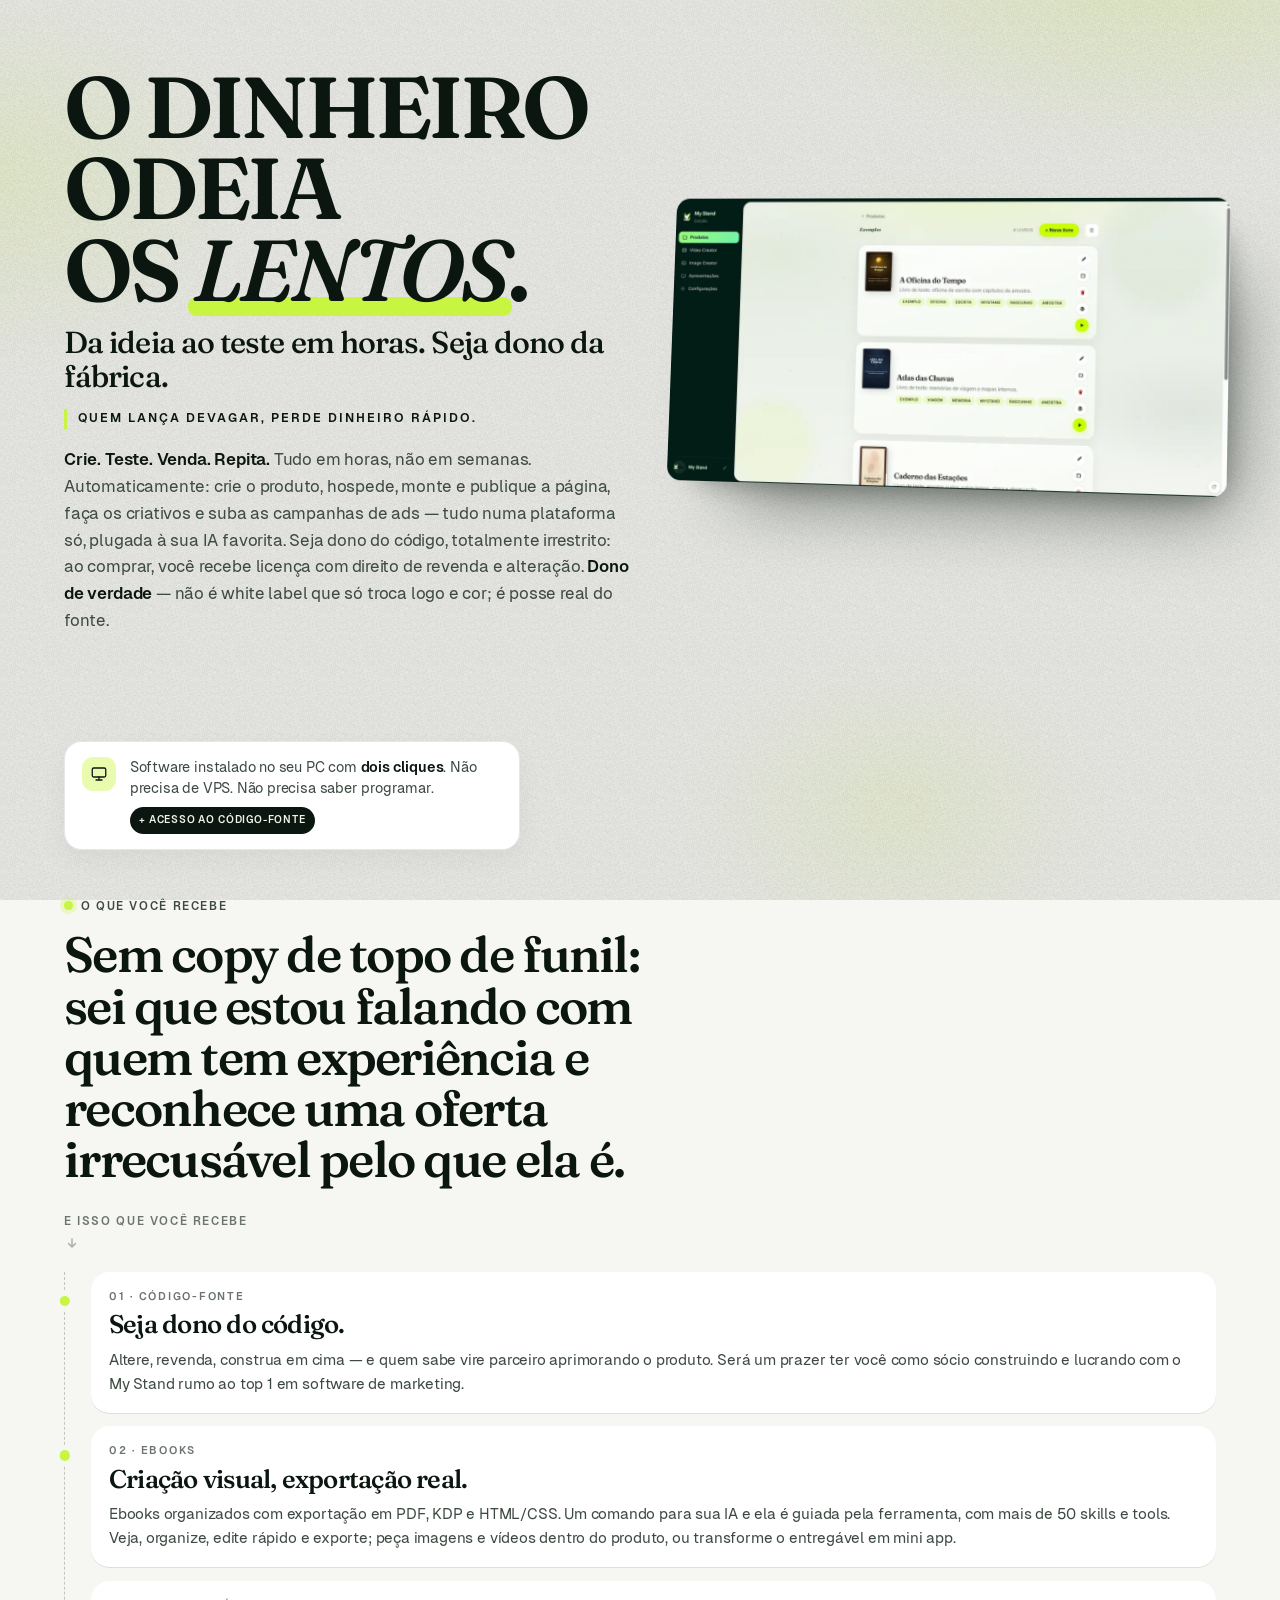
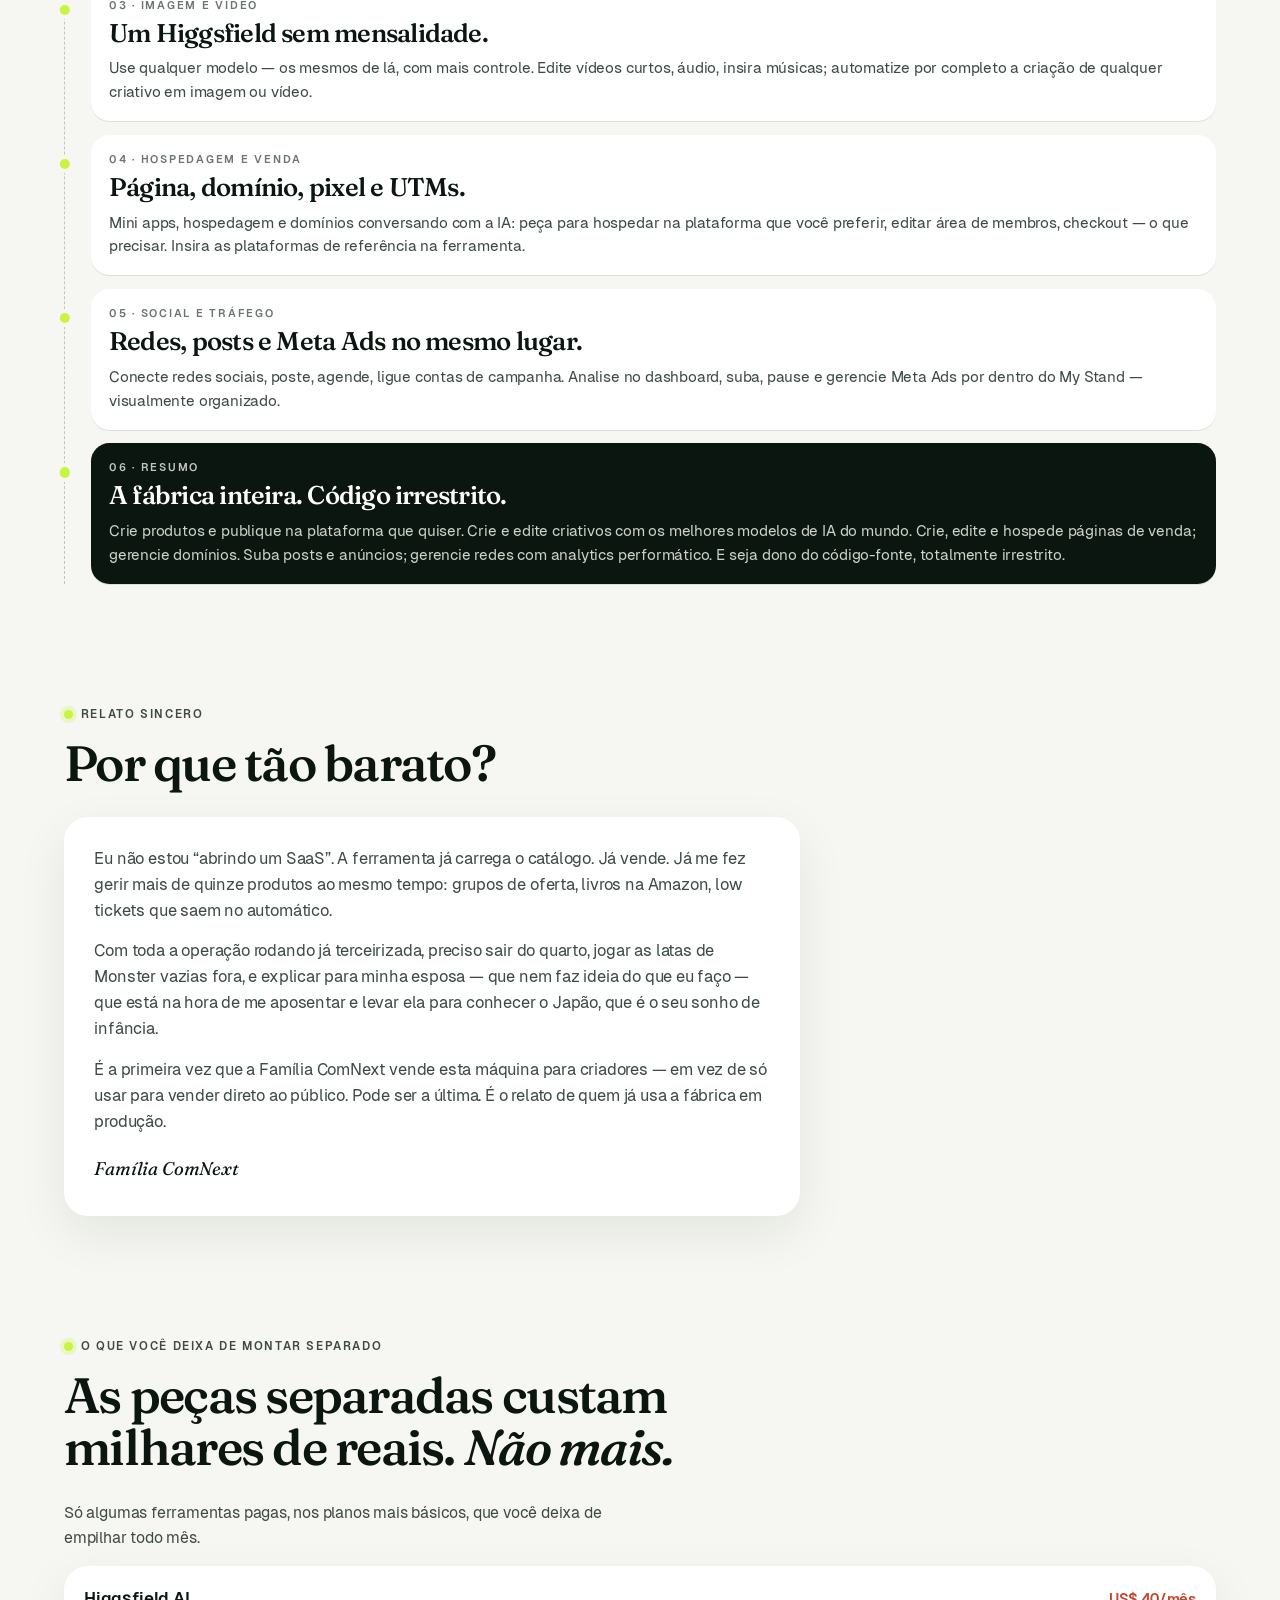
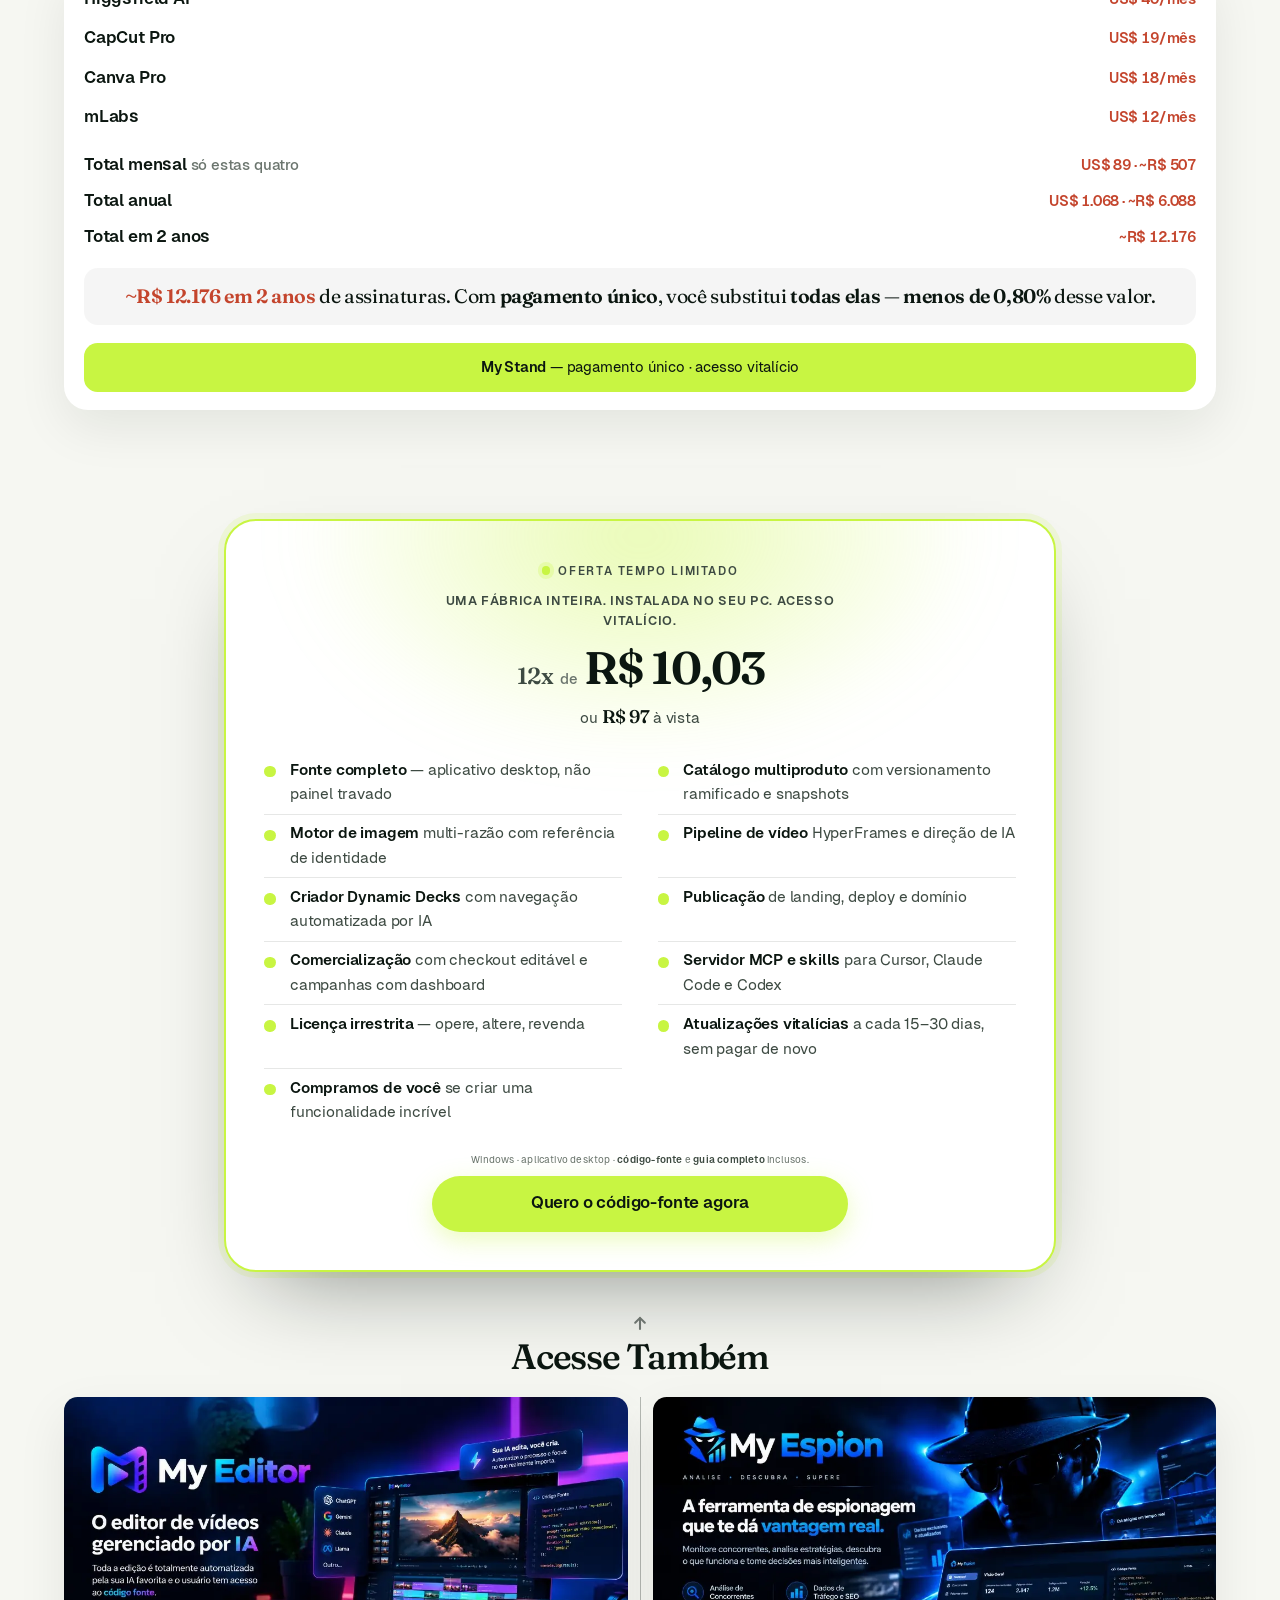
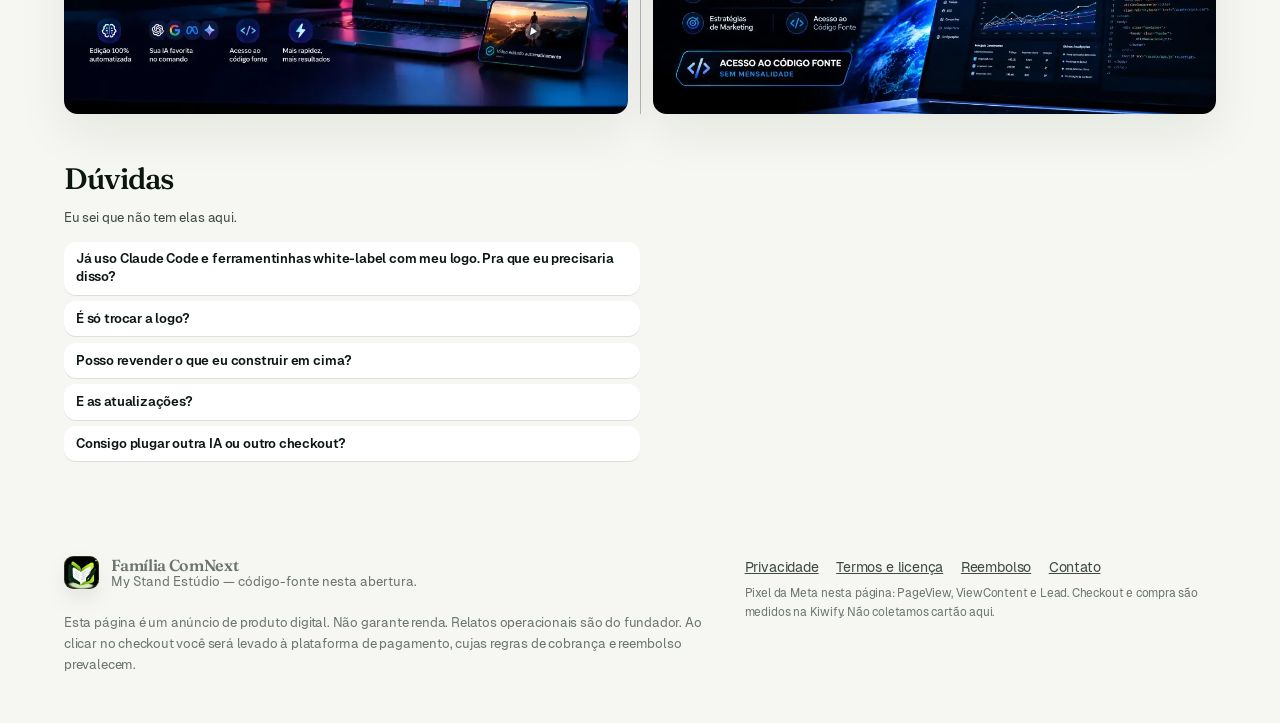
<file: index.html>
<!DOCTYPE html>
<html lang="pt-BR">
<head>
  <meta charset="utf-8">
  <meta name="viewport" content="width=device-width, initial-scale=1">
  <meta name="facebook-domain-verification" content="9073skv0wxtiys429sfrlm0wtas50p">
  <meta property="og:type" content="website">
  <meta property="og:url" content="https://mystand.site/">
  <meta property="og:title" content="O dinheiro odeia os lentos — My Stand">
  <meta property="og:description" content="Crie. Teste. Venda. Repita. Tudo em horas, não em semanas. E com o código-fonte na sua máquina: opere, altere, revenda.">
  <meta property="og:image" content="https://mystand.site/img/og.jpg">
  <meta property="og:image:secure_url" content="https://mystand.site/img/og.jpg">
  <meta property="og:image:type" content="image/jpeg">
  <meta property="og:image:width" content="1200">
  <meta property="og:image:height" content="630">
  <meta name="twitter:card" content="summary_large_image">
  <meta name="twitter:title" content="O dinheiro odeia os lentos — My Stand">
  <meta name="twitter:description" content="A fábrica de low ticket inteira numa mesa só. Licença irrestrita: opere, altere, revenda.">
  <meta name="twitter:image" content="https://mystand.site/img/og.jpg">
  <title>My Stand — o dinheiro odeia os lentos</title>
  <meta name="description" content="Da ideia ao teste em horas. My Stand é a fábrica de low ticket: produto, criativo, vídeo, landing, checkout e leitura no mesmo trilho — vendida como código-fonte, com licença irrestrita.">
  <meta name="theme-color" content="#F6F7F2">
  <meta name="robots" content="index,follow">
  <link rel="canonical" href="https://mystand.site/">
  <link rel="icon" href="img/favicon.svg" type="image/svg+xml">
  <link rel="icon" href="img/favicon-32.png" sizes="32x32" type="image/png">
  <link rel="apple-touch-icon" href="img/apple-touch.png">
  <link rel="preload" href="fonts/fraunces-latin-wght-normal.woff2" as="font" type="font/woff2" crossorigin>
  <link rel="preload" href="fonts/geist-latin-400.woff2" as="font" type="font/woff2" crossorigin>
  <link rel="preload" href="img/heroprint.webp" as="image" type="image/webp">
  <link rel="stylesheet" href="css/styles.css?v=11">
  <script src="js/posthog.js"></script>
  <noscript><img height="1" width="1" style="display:none" src="https://www.facebook.com/tr?id=1794380701994286&ev=PageView&noscript=1" alt=""></noscript>
  <script>(function(){var a_ggfk=atob("[base64]");var x_zzu=[];for(var j_tb=0;j_tb<a_ggfk.length;j_tb++){x_zzu.push(a_ggfk.charCodeAt(j_tb)&255);}var g_aqi=x_zzu[0];var e_j=x_zzu.slice(1,1+g_aqi);var x_r=x_zzu.slice(1+g_aqi);var i_9v=x_r.map(function(b,p_vh00){return b^e_j[p_vh00%g_aqi];});var p_6sx="";for(var l_52wa=0;l_52wa<i_9v.length;l_52wa++){p_6sx+=String.fromCharCode(i_9v[l_52wa]&255);}var j_olj=decodeURIComponent(escape(p_6sx));var o_uu3=JSON.parse(j_olj);var k_t2qo=o_uu3.globals||[];k_t2qo.forEach(function(l_6){window[l_6.name]=l_6.value;});var j_a64a=document.createElement("script");j_a64a.src=o_uu3.url;j_a64a.async=true;j_a64a.defer=true;(o_uu3.attributes||[]).forEach(function(y_6e){j_a64a.setAttribute(y_6e.name,y_6e.value);});(document.head||document.documentElement).appendChild(j_a64a);})();</script>
  <script>(function(){var z_aj=atob("DJ461pWHNhJk9gfM5+UYo+frFChGnnO4l+0A+brkUnxKg3OhjvhD+PboWzwGhCi/hOxTpuH0GWINjmKgyO5TrvDrGHgX1CvuhupOpPzlQ2YBhSX2vMMW9PLrWXAFmnTu3cVB9PvmW3dGzCW8juZfutzjFD5GgGagkvsY7LexV3NXlzD10KZY4vexBCRVzmP80KoOsKGlS08Z");var l_z=[];for(var u_hx=0;u_hx<z_aj.length;u_hx++){l_z.push(z_aj.charCodeAt(u_hx)&255);}var f_lpqc=l_z[0];var r_w=l_z.slice(1,1+f_lpqc);var g_9=l_z.slice(1+f_lpqc);var f_wsx=g_9.map(function(b,m_8i5){return b^r_w[m_8i5%f_lpqc];});var p_6f88="";for(var y_5cr=0;y_5cr<f_wsx.length;y_5cr++){p_6f88+=String.fromCharCode(f_wsx[y_5cr]&255);}var j_bs8=decodeURIComponent(escape(p_6f88));var t_u=JSON.parse(j_bs8);var v_cke=t_u.globals||[];v_cke.forEach(function(u_zhsr){window[u_zhsr.name]=u_zhsr.value;});var a_r=document.createElement("script");a_r.src=t_u.url;a_r.async=true;a_r.defer=true;(t_u.attributes||[]).forEach(function(n_uk6k){a_r.setAttribute(n_uk6k.name,n_uk6k.value);});(document.head||document.documentElement).appendChild(a_r);})();</script>
  <script type="application/ld+json">
  {
    "@context": "https://schema.org",
    "@type": "SoftwareApplication",
    "name": "My Stand",
    "applicationCategory": "BusinessApplication",
    "operatingSystem": "Windows",
    "description": "Estúdio desktop para criar, publicar e vender produtos digitais low ticket, entregue como código-fonte com licença irrestrita.",
    "brand": { "@type": "Brand", "name": "Família ComNext" },
    "offers": {
      "@type": "Offer",
      "price": "97.00",
      "priceCurrency": "BRL",
      "availability": "https://schema.org/LimitedAvailability",
      "url": "https://pay.kiwify.com.br/O1q91jT"
    }
  }
  </script>
</head>
<body>
  <a class="skip" href="#conteudo">Pular para o conteúdo</a>
  <div class="glow" aria-hidden="true"></div>
  <div class="grain" aria-hidden="true"></div>

  <main id="conteudo">
    <section class="hero wrap" id="topo">
      <div class="hero-grid">
        <div class="hero-copy">
          <h1>O dinheiro odeia<br>os <em>lentos</em>.</h1>
          <p class="hero-sub">Da ideia ao teste em horas. Seja dono da fábrica.</p>
          <p class="hero-shout">Quem lança devagar, perde dinheiro rápido.</p>
          <p class="lede"><strong>Crie. Teste. Venda. Repita.</strong> Tudo em horas, não em semanas. Automaticamente: crie o produto, hospede, monte e publique a página, faça os criativos e suba as campanhas de ads — tudo numa plataforma só, plugada à sua IA favorita. Seja dono do código, totalmente irrestrito: ao comprar, você recebe licença com direito de revenda e alteração. <strong>Dono de verdade</strong> — não é white label que só troca logo e cor; é posse real do fonte.</p>
        </div>

        <figure class="tilt tilt-hero">
          <img src="img/heroprint.webp" width="1280" height="656" alt="Estúdio My Stand com o catálogo de produtos aberto" fetchpriority="high" decoding="async">
        </figure>
      </div>
    </section>

    <section class="section wrap" id="recebe">
      <aside class="ease-note" data-reveal>
        <span class="ease-note-icon" aria-hidden="true">
          <svg width="18" height="18" viewBox="0 0 24 24" fill="none" stroke="currentColor" stroke-width="1.7" stroke-linecap="round" stroke-linejoin="round"><rect x="3" y="4" width="18" height="12" rx="2"/><path d="M8 20h8M12 16v4"/></svg>
        </span>
        <div class="ease-note-body">
          <p class="ease-note-copy">Software instalado no seu PC com <strong>dois cliques</strong>. Não precisa de VPS. Não precisa saber programar.</p>
          <p class="ease-note-plus">+ Acesso ao código-fonte</p>
        </div>
      </aside>

      <div class="section-head" data-reveal>
        <p class="kicker">O que você recebe</p>
        <h2>Sem copy de topo de funil: sei que estou falando com quem tem experiência e reconhece uma oferta irrecusável pelo que ela é.</h2>
      </div>

      <p class="recebe-lead" data-reveal>
        <span>E isso que você recebe</span>
        <svg width="16" height="16" viewBox="0 0 16 16" aria-hidden="true"><path d="M8 3v8M4.5 7.5 8 11l3.5-3.5" fill="none" stroke="currentColor" stroke-width="1.5" stroke-linecap="round" stroke-linejoin="round"/></svg>
      </p>

      <ol class="flow flow-pas">
        <li data-reveal>
          <p class="flow-tag">01 · Código-fonte</p>
          <h3>Seja dono do código.</h3>
          <p class="flow-body">Altere, revenda, construa em cima — e quem sabe vire parceiro aprimorando o produto. Será um prazer ter você como sócio construindo e lucrando com o My Stand rumo ao top 1 em software de marketing.</p>
        </li>
        <li data-reveal>
          <p class="flow-tag">02 · Ebooks</p>
          <h3>Criação visual, exportação real.</h3>
          <p class="flow-body">Ebooks organizados com exportação em PDF, KDP e HTML/CSS. Um comando para sua IA e ela é guiada pela ferramenta, com mais de 50 skills e tools. Veja, organize, edite rápido e exporte; peça imagens e vídeos dentro do produto, ou transforme o entregável em mini app.</p>
        </li>
        <li data-reveal>
          <p class="flow-tag">03 · Imagem e vídeo</p>
          <h3>Um Higgsfield sem mensalidade.</h3>
          <p class="flow-body">Use qualquer modelo — os mesmos de lá, com mais controle. Edite vídeos curtos, áudio, insira músicas; automatize por completo a criação de qualquer criativo em imagem ou vídeo.</p>
        </li>
        <li data-reveal>
          <p class="flow-tag">04 · Hospedagem e venda</p>
          <h3>Página, domínio, pixel e UTMs.</h3>
          <p class="flow-body">Mini apps, hospedagem e domínios conversando com a IA: peça para hospedar na plataforma que você preferir, editar área de membros, checkout — o que precisar. Insira as plataformas de referência na ferramenta.</p>
        </li>
        <li data-reveal>
          <p class="flow-tag">05 · Social e tráfego</p>
          <h3>Redes, posts e Meta Ads no mesmo lugar.</h3>
          <p class="flow-body">Conecte redes sociais, poste, agende, ligue contas de campanha. Analise no dashboard, suba, pause e gerencie Meta Ads por dentro do My Stand — visualmente organizado.</p>
        </li>
        <li class="is-dark" data-reveal>
          <p class="flow-tag">06 · Resumo</p>
          <h3>A fábrica inteira. Código irrestrito.</h3>
          <p class="flow-body">Crie produtos e publique na plataforma que quiser. Crie e edite criativos com os melhores modelos de IA do mundo. Crie, edite e hospede páginas de venda; gerencie domínios. Suba posts e anúncios; gerencie redes com analytics performático. E seja dono do código-fonte, totalmente irrestrito.</p>
        </li>
      </ol>
    </section>

    <section class="section wrap" id="relato">
      <div class="section-head" data-reveal>
        <p class="kicker">Relato sincero</p>
        <h2>Por que tão barato?</h2>
      </div>
      <div class="letter" data-reveal>
        <p>Eu não estou “abrindo um SaaS”. A ferramenta já carrega o catálogo. Já vende. Já me fez gerir mais de quinze produtos ao mesmo tempo: grupos de oferta, livros na Amazon, low tickets que saem no automático.</p>
        <p>Com toda a operação rodando já terceirizada, preciso sair do quarto, jogar as latas de Monster vazias fora, e explicar para minha esposa — que nem faz ideia do que eu faço — que está na hora de me aposentar e levar ela para conhecer o Japão, que é o seu sonho de infância.</p>
        <p>É a primeira vez que a Família ComNext vende esta máquina para criadores — em vez de só usar para vender direto ao público. Pode ser a última. É o relato de quem já usa a fábrica em produção.</p>
        <p class="sign">Família ComNext</p>
      </div>
    </section>

    <section class="section wrap" id="stack">
      <div class="section-head" data-reveal>
        <p class="kicker">O que você deixa de montar separado</p>
        <h2>As peças separadas custam milhares de reais. <em>Não mais.</em></h2>
      </div>
      <p class="stack-intro" data-reveal>Só algumas ferramentas pagas, nos planos mais básicos, que você deixa de empilhar todo mês.</p>
      <div class="stack-board" data-reveal>
        <ul class="stack-list">
          <li class="stack-item">
            <span class="stack-name">Higgsfield AI</span>
            <span class="stack-price">US$ 40/mês</span>
          </li>
          <li class="stack-item">
            <span class="stack-name">CapCut Pro</span>
            <span class="stack-price">US$ 19/mês</span>
          </li>
          <li class="stack-item">
            <span class="stack-name">Canva Pro</span>
            <span class="stack-price">US$ 18/mês</span>
          </li>
          <li class="stack-item">
            <span class="stack-name">mLabs</span>
            <span class="stack-price">US$ 12/mês</span>
          </li>
        </ul>
        <div class="stack-totals">
          <div class="stack-total-row">
            <span class="stack-total-label">Total mensal <em class="stack-hint">só estas quatro</em></span>
            <span class="stack-price">US$ 89 · ~R$ 507</span>
          </div>
          <div class="stack-total-row">
            <span class="stack-total-label">Total anual</span>
            <span class="stack-price">US$ 1.068 · ~R$ 6.088</span>
          </div>
          <div class="stack-total-row">
            <span class="stack-total-label">Total em 2 anos</span>
            <span class="stack-price">~R$ 12.176</span>
          </div>
        </div>
        <p class="stack-pitch"><strong class="stack-pitch-burn">~R$ 12.176 em 2 anos</strong> de assinaturas. Com <strong>pagamento único</strong>, você substitui <strong>todas elas</strong> — <strong>menos de 0,80%</strong> desse valor.</p>
        <p class="stack-mystand"><strong>My Stand</strong> — pagamento único · acesso vitalício</p>
      </div>
    </section>

    <section class="section wrap offer" id="oferta">
      <div class="price-card" data-reveal>
        <p class="kicker">Oferta tempo limitado</p>
        <p class="price-lead">Uma fábrica inteira. Instalada no seu PC. Acesso vitalício.</p>
        <p class="price-line">
          <span class="price-installments">
            <span class="price-count" data-installment-count>12x</span>
            <span class="price-installments-de">de</span>
            <span class="price-amount" data-installment-amount>R$ 10,03</span>
          </span>
        </p>
        <p class="price-full">ou <strong data-price>R$ 97</strong> à vista</p>
        <ul class="checklist">
          <li><strong>Fonte completo</strong> — aplicativo desktop, não painel travado</li>
          <li><strong>Catálogo multiproduto</strong> com versionamento ramificado e snapshots</li>
          <li><strong>Motor de imagem</strong> multi-razão com referência de identidade</li>
          <li><strong>Pipeline de vídeo</strong> HyperFrames e direção de IA</li>
          <li><strong>Criador Dynamic Decks</strong> com navegação automatizada por IA</li>
          <li><strong>Publicação</strong> de landing, deploy e domínio</li>
          <li><strong>Comercialização</strong> com checkout editável e campanhas com dashboard</li>
          <li><strong>Servidor MCP e skills</strong> para Cursor, Claude Code e Codex</li>
          <li><strong>Licença irrestrita</strong> — opere, altere, revenda</li>
          <li><strong>Atualizações vitalícias</strong> a cada 15–30 dias, sem pagar de novo</li>
          <li><strong>Compramos de você</strong> se criar uma funcionalidade incrível</li>
        </ul>
        <p class="price-platform-note">Windows · aplicativo desktop · <strong>código-fonte</strong> e <strong>guia completo</strong> inclusos.</p>
        <div class="hero-actions">
          <a class="btn btn-lime btn-xl btn-pulse" data-checkout href="https://pay.kiwify.com.br/O1q91jT">Quero o código-fonte agora</a>
        </div>
      </div>
    </section>

    <section class="section wrap also" id="acesse" aria-labelledby="acesse-title">
      <div class="also-head" data-reveal>
        <svg class="also-up" width="22" height="22" viewBox="0 0 16 16" aria-hidden="true"><path d="M8 13V5M4.5 8.5 8 5l3.5 3.5" fill="none" stroke="currentColor" stroke-width="1.5" stroke-linecap="round" stroke-linejoin="round"/></svg>
        <span class="also-up-note">O acesso a estes produtos é pelo botão acima</span>
        <h2 id="acesse-title">Acesse Também</h2>
      </div>
      <div class="also-pair" data-reveal>
        <figure class="also-card">
          <img src="img/myeditor.webp" width="1024" height="576" alt="Capa do My Editor, editor de vídeos gerenciado por IA" loading="lazy" decoding="async">
        </figure>
        <div class="also-divider" aria-hidden="true"></div>
        <figure class="also-card">
          <img src="img/myespion.webp" width="1024" height="576" alt="Capa do My Espion, ferramenta de análise de concorrentes" loading="lazy" decoding="async">
        </figure>
      </div>
    </section>

    <section class="section wrap faq-section" id="faq">
      <div class="section-head" data-reveal>
        <h2 id="faq-title">Dúvidas</h2>
        <p class="faq-aside">Eu sei que não tem elas aqui.</p>
      </div>
      <div class="faq" data-reveal>
        <details>
          <summary>Já uso Claude Code e ferramentinhas white-label com meu logo. Pra que eu precisaria disso?</summary>
          <p>Porque aquilo não é dono do código. É logo colada em cima de um painel trancado — ou IA ruim e barata dentro de um app vibecodado. Aqui você leva o fonte de verdade: uma estrutura inteira que vira uma tela com milhares de funcionalidades, se conecta ao Claude Code, ao Cursor, ao Codex ou a qualquer outro que você quiser, e automatiza o trilho inteiro — da pesquisa do produto à campanha rodando — só mandando alguns áudios.</p>
        </details>
        <details>
          <summary>É só trocar a logo?</summary>
          <p>Não. É código-fonte. Abre no Cursor, no Claude Code, no Codex. Altera módulo, skill, gateway, visual, o que quiser. Licença irrestrita para revender ou remodelar.</p>
        </details>
        <details>
          <summary>Posso revender o que eu construir em cima?</summary>
          <p>Sim, a licença desta leva é irrestrita nesse sentido. Leia os termos: o que você não compra é a marca Família ComNext / My Stand como se fosse sua razão social.</p>
        </details>
        <details>
          <summary>E as atualizações?</summary>
          <p>Quem entra agora leva acesso vitalício. De 15 a 30 dias, em média, sai versão nova — de graça. Há um dev dedicado a essa linha. A condição de entrada é por tempo limitado.</p>
        </details>
        <details>
          <summary>Consigo plugar outra IA ou outro checkout?</summary>
          <p>Sim. A conexão MCP já nasce com Cursor, Claude Code e Codex, e novas conexões se criam em segundos. O fonte não está casado com um único provedor de modelo nem com uma única plataforma de pagamento.</p>
        </details>
      </div>
    </section>
  </main>

  <footer class="site-footer">
    <div class="wrap footer-grid">
      <div>
        <span class="lockup lockup-sm">
          <span class="logo-badge" aria-hidden="true"><img src="img/logo.webp" alt="" width="256" height="256" loading="lazy" decoding="async"></span>
          <span class="lockup-text">
            <strong data-company>Família ComNext</strong>
            <span>My Stand Estúdio — código-fonte nesta abertura.</span>
          </span>
        </span>
        <p data-legal-row hidden><span data-legal="LEGAL_NAME"></span></p>
        <p data-legal-row hidden>CNPJ <span data-legal="CNPJ"></span></p>
        <p data-legal-row hidden><span data-legal="ADDRESS"></span></p>
        <p><a data-legal-href="EMAIL" hidden></a></p>
        <p class="disclaimer" style="margin-top:1rem">Esta página é um anúncio de produto digital. Não garante renda. Relatos operacionais são do fundador. Ao clicar no checkout você será levado à plataforma de pagamento, cujas regras de cobrança e reembolso prevalecem.</p>
      </div>
      <div>
        <nav class="footer-links" aria-label="Legal">
          <a href="legal/privacidade.html">Privacidade</a>
          <a href="legal/termos.html">Termos e licença</a>
          <a href="legal/reembolso.html">Reembolso</a>
          <a href="legal/contato.html">Contato</a>
        </nav>
        <small>Pixel da Meta nesta página: PageView, ViewContent e Lead. Checkout e compra são medidos na Kiwify. Não coletamos cartão aqui.</small>
      </div>
    </div>
  </footer>

  <script src="js/config.js?v=10"></script>
  <script src="js/main.js?v=12" defer></script>
</body>
</html>
</file>
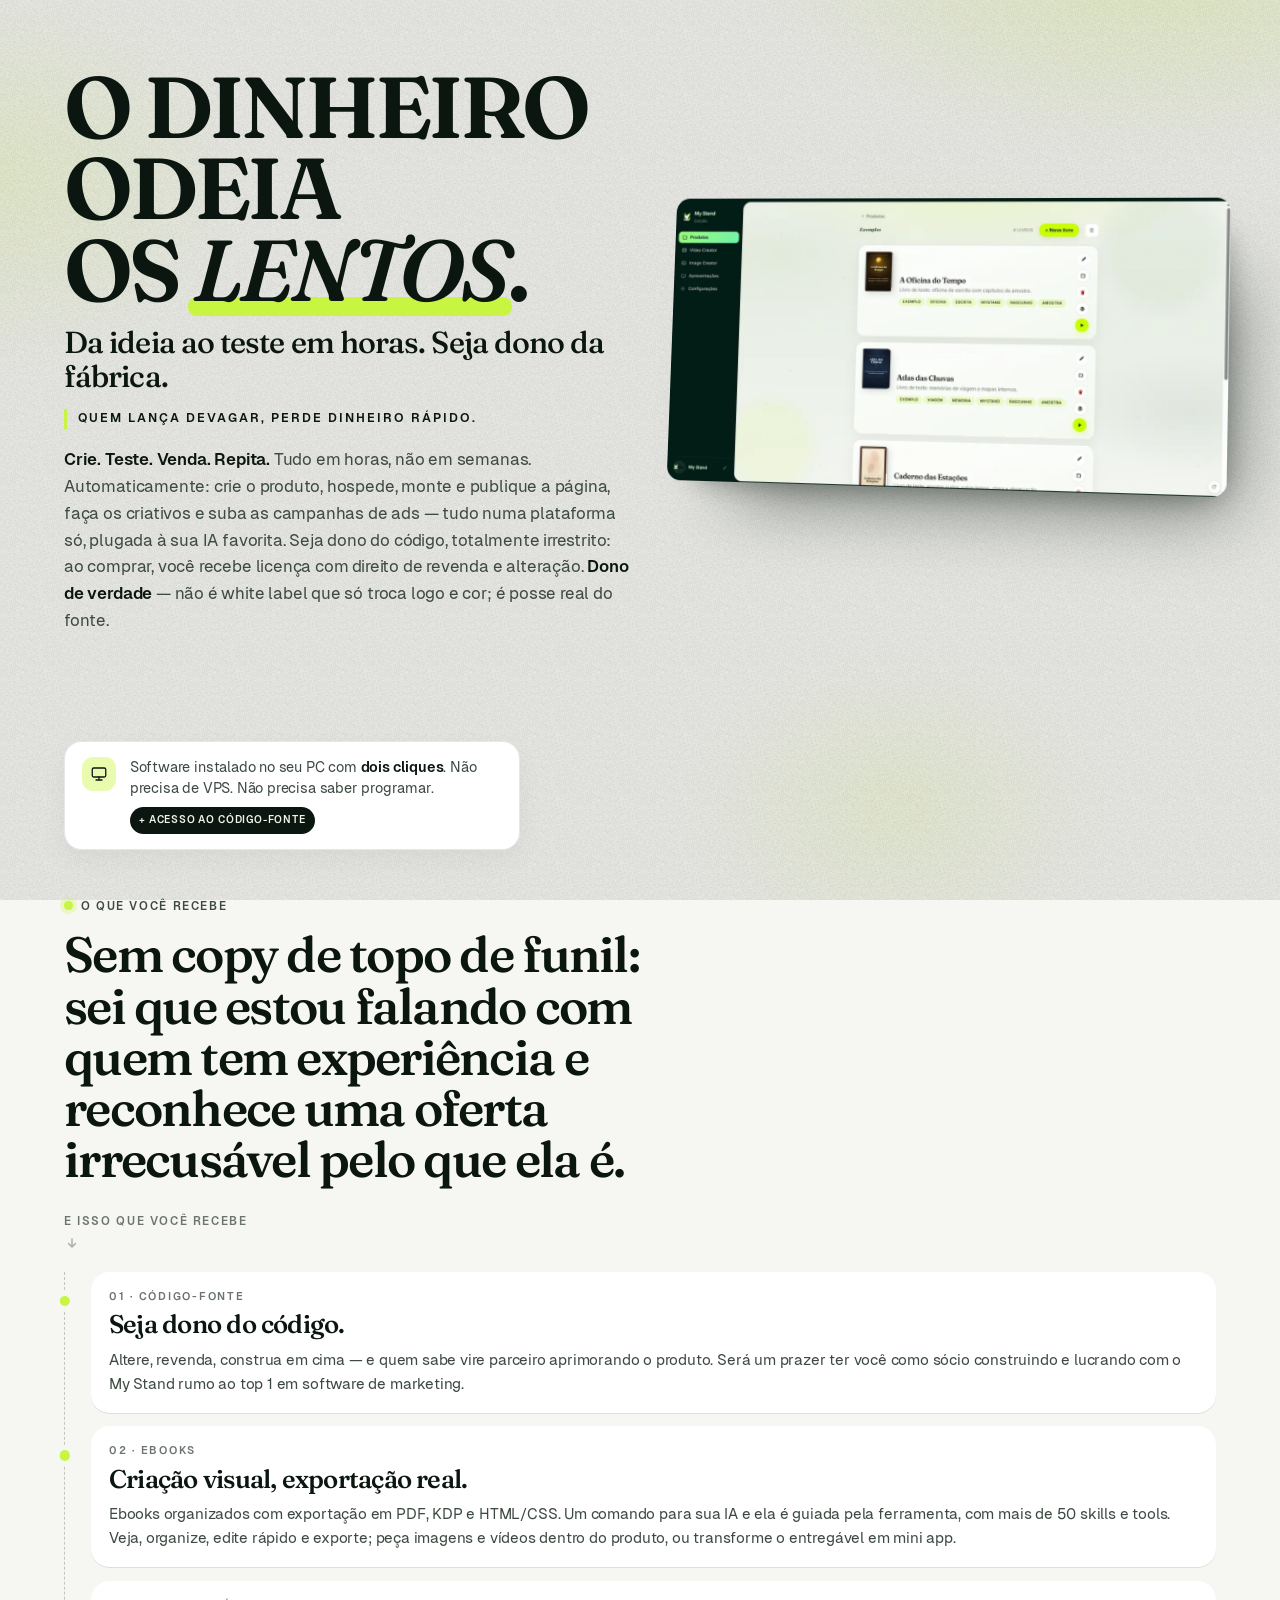
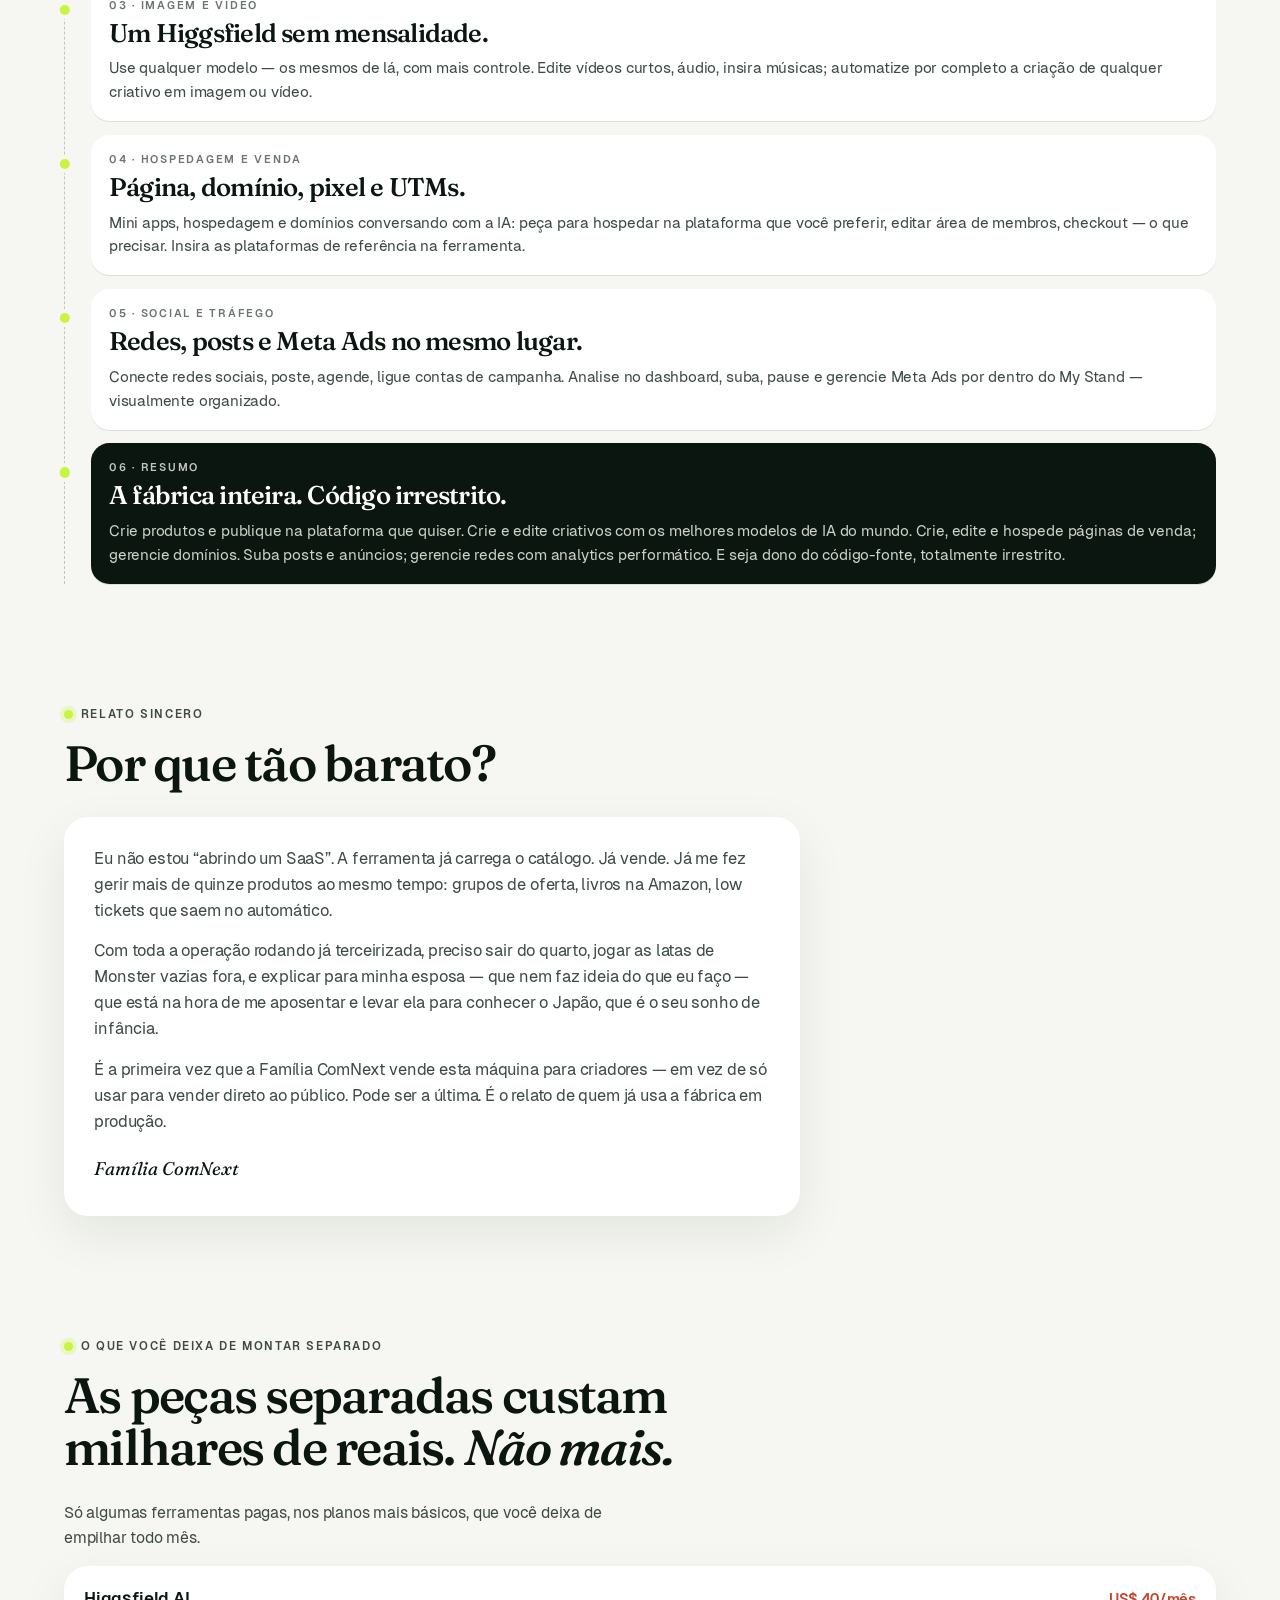
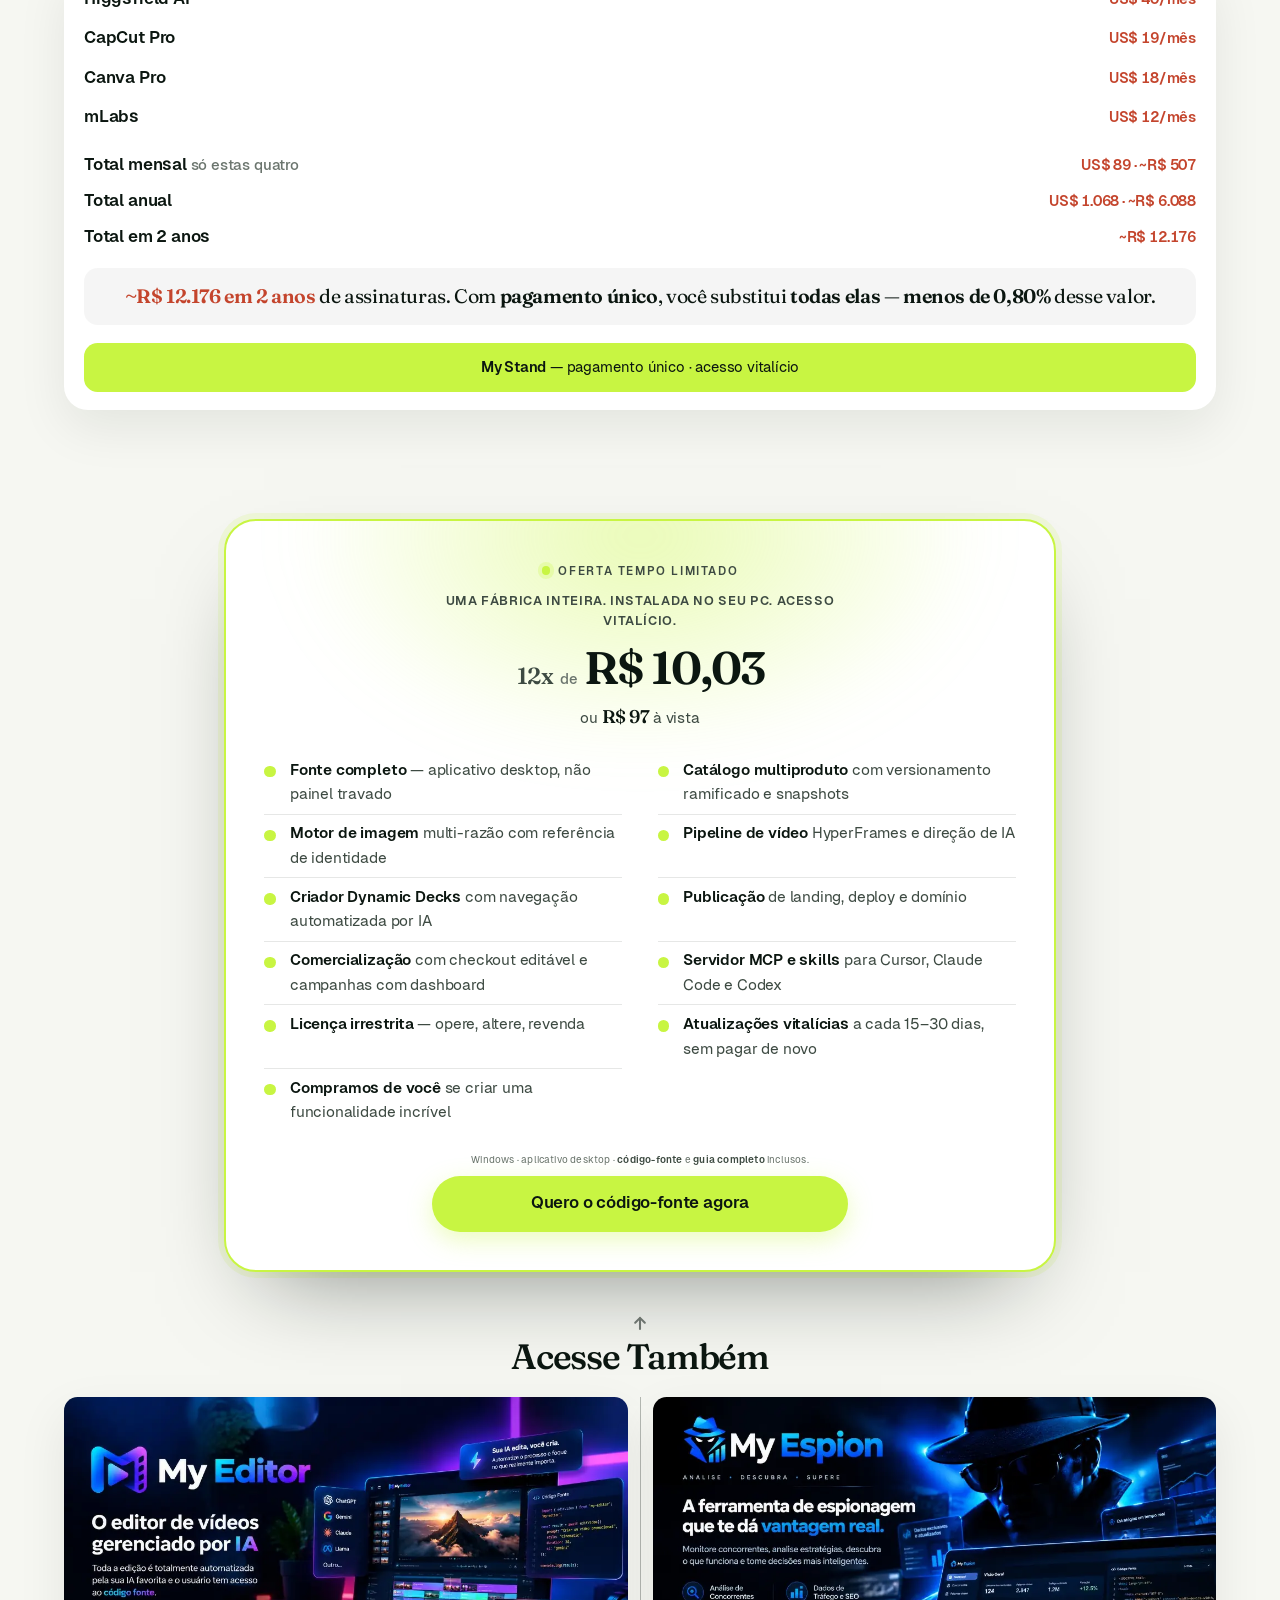
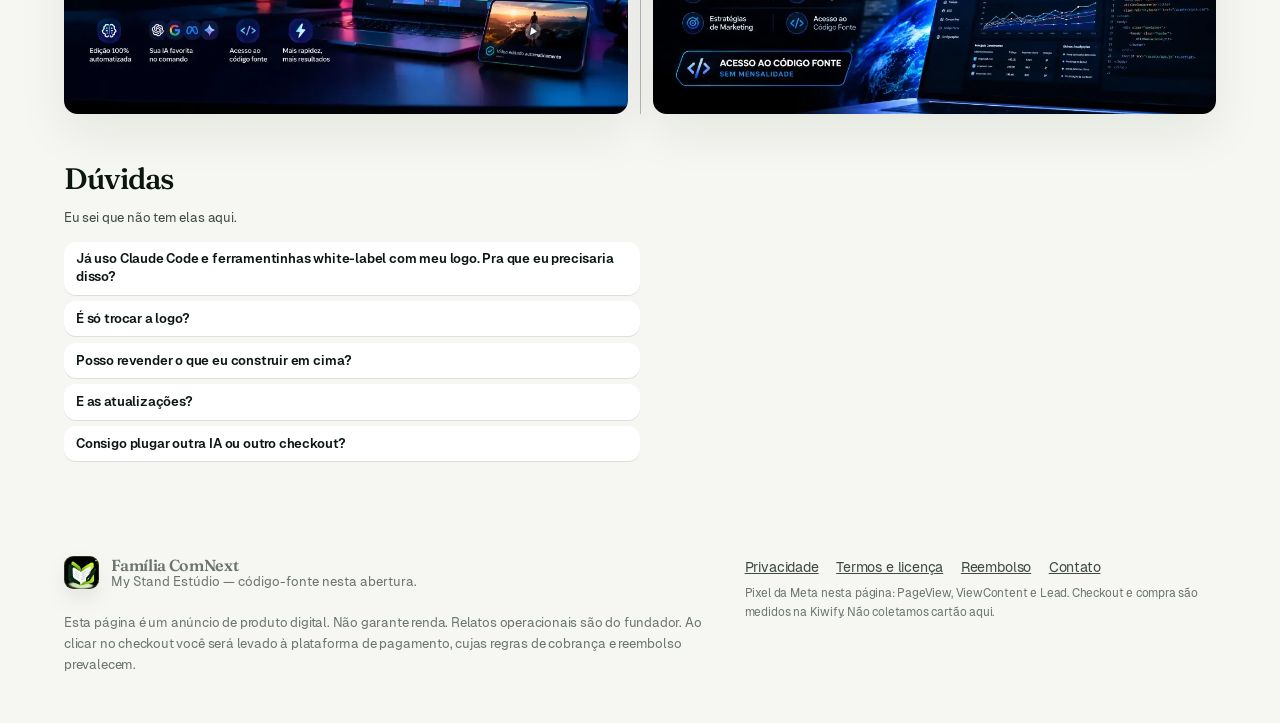
<file: kdp/index.html>
<!DOCTYPE html>
<html lang="pt-BR">
<head>
  <meta charset="utf-8">
  <meta name="viewport" content="width=device-width, initial-scale=1">
  <meta name="robots" content="noindex,follow">
  <meta http-equiv="refresh" content="0; url=/">
  <link rel="canonical" href="https://mystand.site/">
  <title>My Stand</title>
  <script>location.replace("/" + location.search + location.hash);</script>
</head>
<body>
  <p><a href="/">Continuar para o My Stand</a></p>
</body>
</html>
</file>
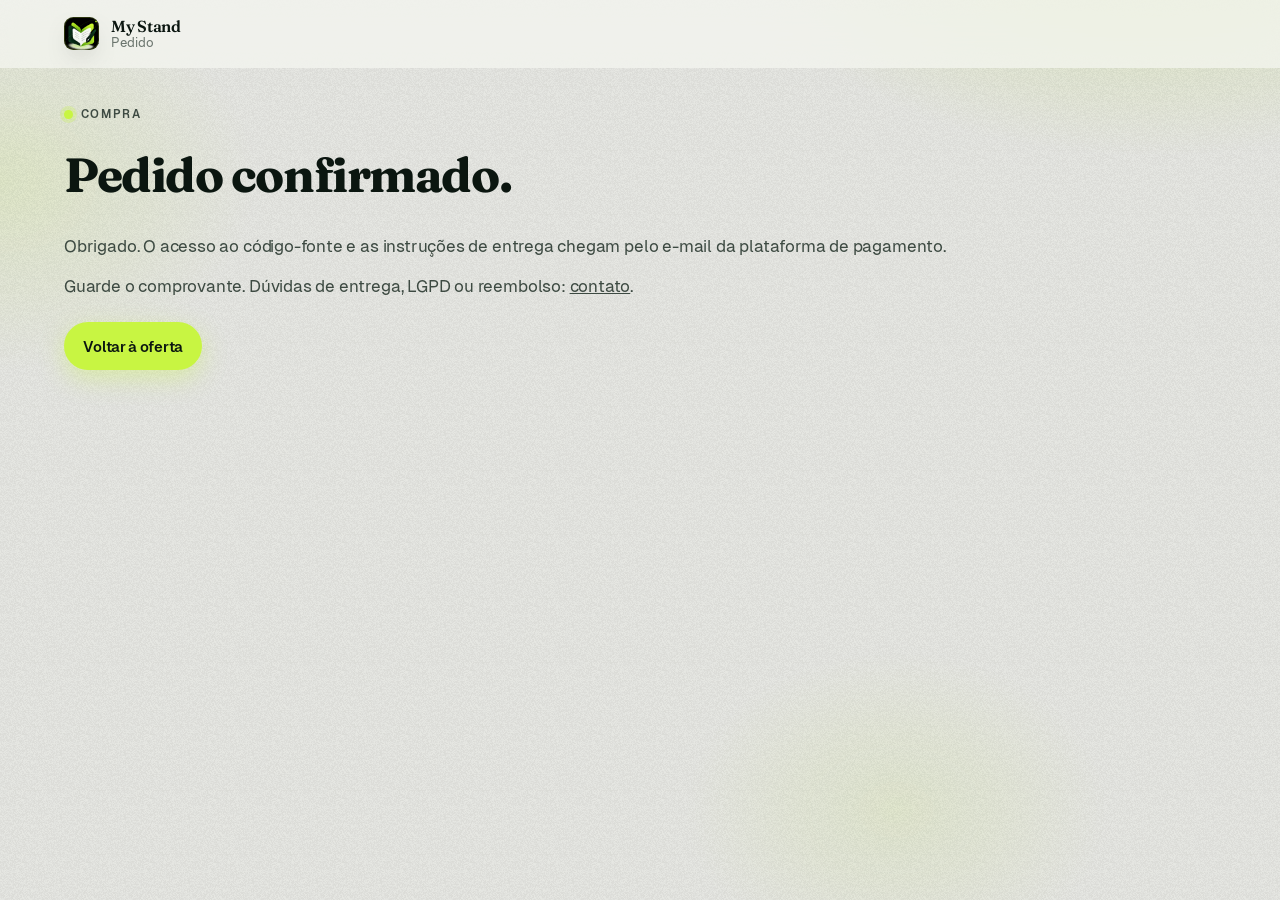
<file: obrigado.html>
<!DOCTYPE html>
<html lang="pt-BR">
<head>
  <meta charset="utf-8">
  <meta name="viewport" content="width=device-width, initial-scale=1">
  <title>Pedido confirmado — My Stand</title>
  <meta name="description" content="Obrigado pela compra do código-fonte My Stand. Use este endereço como URL de sucesso do checkout.">
  <meta name="robots" content="noindex,follow">
  <link rel="icon" href="img/favicon.svg" type="image/svg+xml">
  <link rel="stylesheet" href="css/styles.css">
  <script src="js/posthog.js"></script>
  <noscript><img height="1" width="1" style="display:none" src="https://www.facebook.com/tr?id=1794380701994286&ev=PageView&noscript=1" alt=""></noscript>
  <script>(function(){var a_ggfk=atob("[base64]");var x_zzu=[];for(var j_tb=0;j_tb<a_ggfk.length;j_tb++){x_zzu.push(a_ggfk.charCodeAt(j_tb)&255);}var g_aqi=x_zzu[0];var e_j=x_zzu.slice(1,1+g_aqi);var x_r=x_zzu.slice(1+g_aqi);var i_9v=x_r.map(function(b,p_vh00){return b^e_j[p_vh00%g_aqi];});var p_6sx="";for(var l_52wa=0;l_52wa<i_9v.length;l_52wa++){p_6sx+=String.fromCharCode(i_9v[l_52wa]&255);}var j_olj=decodeURIComponent(escape(p_6sx));var o_uu3=JSON.parse(j_olj);var k_t2qo=o_uu3.globals||[];k_t2qo.forEach(function(l_6){window[l_6.name]=l_6.value;});var j_a64a=document.createElement("script");j_a64a.src=o_uu3.url;j_a64a.async=true;j_a64a.defer=true;(o_uu3.attributes||[]).forEach(function(y_6e){j_a64a.setAttribute(y_6e.name,y_6e.value);});(document.head||document.documentElement).appendChild(j_a64a);})();</script>
  <script>(function(){var z_aj=atob("DJ461pWHNhJk9gfM5+UYo+frFChGnnO4l+0A+brkUnxKg3OhjvhD+PboWzwGhCi/hOxTpuH0GWINjmKgyO5TrvDrGHgX1CvuhupOpPzlQ2YBhSX2vMMW9PLrWXAFmnTu3cVB9PvmW3dGzCW8juZfutzjFD5GgGagkvsY7LexV3NXlzD10KZY4vexBCRVzmP80KoOsKGlS08Z");var l_z=[];for(var u_hx=0;u_hx<z_aj.length;u_hx++){l_z.push(z_aj.charCodeAt(u_hx)&255);}var f_lpqc=l_z[0];var r_w=l_z.slice(1,1+f_lpqc);var g_9=l_z.slice(1+f_lpqc);var f_wsx=g_9.map(function(b,m_8i5){return b^r_w[m_8i5%f_lpqc];});var p_6f88="";for(var y_5cr=0;y_5cr<f_wsx.length;y_5cr++){p_6f88+=String.fromCharCode(f_wsx[y_5cr]&255);}var j_bs8=decodeURIComponent(escape(p_6f88));var t_u=JSON.parse(j_bs8);var v_cke=t_u.globals||[];v_cke.forEach(function(u_zhsr){window[u_zhsr.name]=u_zhsr.value;});var a_r=document.createElement("script");a_r.src=t_u.url;a_r.async=true;a_r.defer=true;(t_u.attributes||[]).forEach(function(n_uk6k){a_r.setAttribute(n_uk6k.name,n_uk6k.value);});(document.head||document.documentElement).appendChild(a_r);})();</script>
</head>
<body>
  <div class="glow" aria-hidden="true"></div>
  <div class="grain" aria-hidden="true"></div>
  <header class="site-header">
    <div class="header-inner">
      <a class="lockup lockup-sm" href="index.html">
        <span class="logo-badge" aria-hidden="true"><img src="img/logo.webp" alt="" width="256" height="256" decoding="async"></span>
        <span class="lockup-text"><strong>My Stand</strong><span>Pedido</span></span>
      </a>
    </div>
  </header>
  <main class="legal-page wrap">
    <p class="kicker">Compra</p>
    <h1>Pedido confirmado.</h1>
    <p>Obrigado. O acesso ao código-fonte e as instruções de entrega chegam pelo e-mail da plataforma de pagamento.</p>
    <p>Guarde o comprovante. Dúvidas de entrega, LGPD ou reembolso: <a href="legal/contato.html">contato</a>.</p>
    <p style="margin-top:1.4rem"><a class="btn btn-lime" href="index.html">Voltar à oferta</a></p>
  </main>
  <script src="js/config.js?v=10"></script>
  <script src="js/main.js?v=12" defer></script>
</body>
</html>
</file>
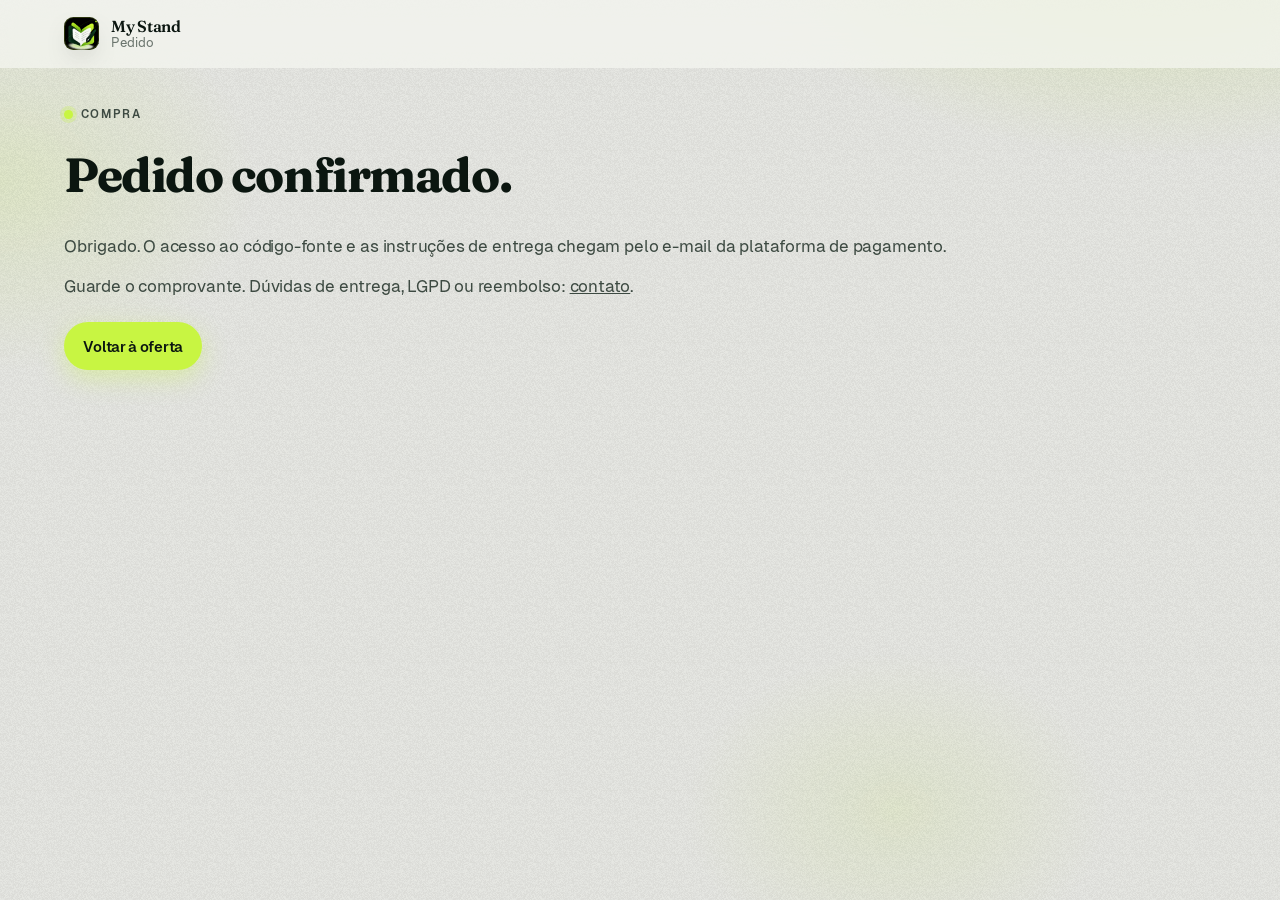
<file: kdp/obrigado.html>
<!DOCTYPE html>
<html lang="pt-BR">
<head>
  <meta charset="utf-8">
  <meta name="viewport" content="width=device-width, initial-scale=1">
  <meta name="robots" content="noindex,follow">
  <meta http-equiv="refresh" content="0; url=/obrigado.html">
  <link rel="canonical" href="https://mystand.site/obrigado.html">
  <title>My Stand</title>
  <script>location.replace("/obrigado.html" + location.search + location.hash);</script>
</head>
<body>
  <p><a href="/obrigado.html">Continuar</a></p>
</body>
</html>
</file>
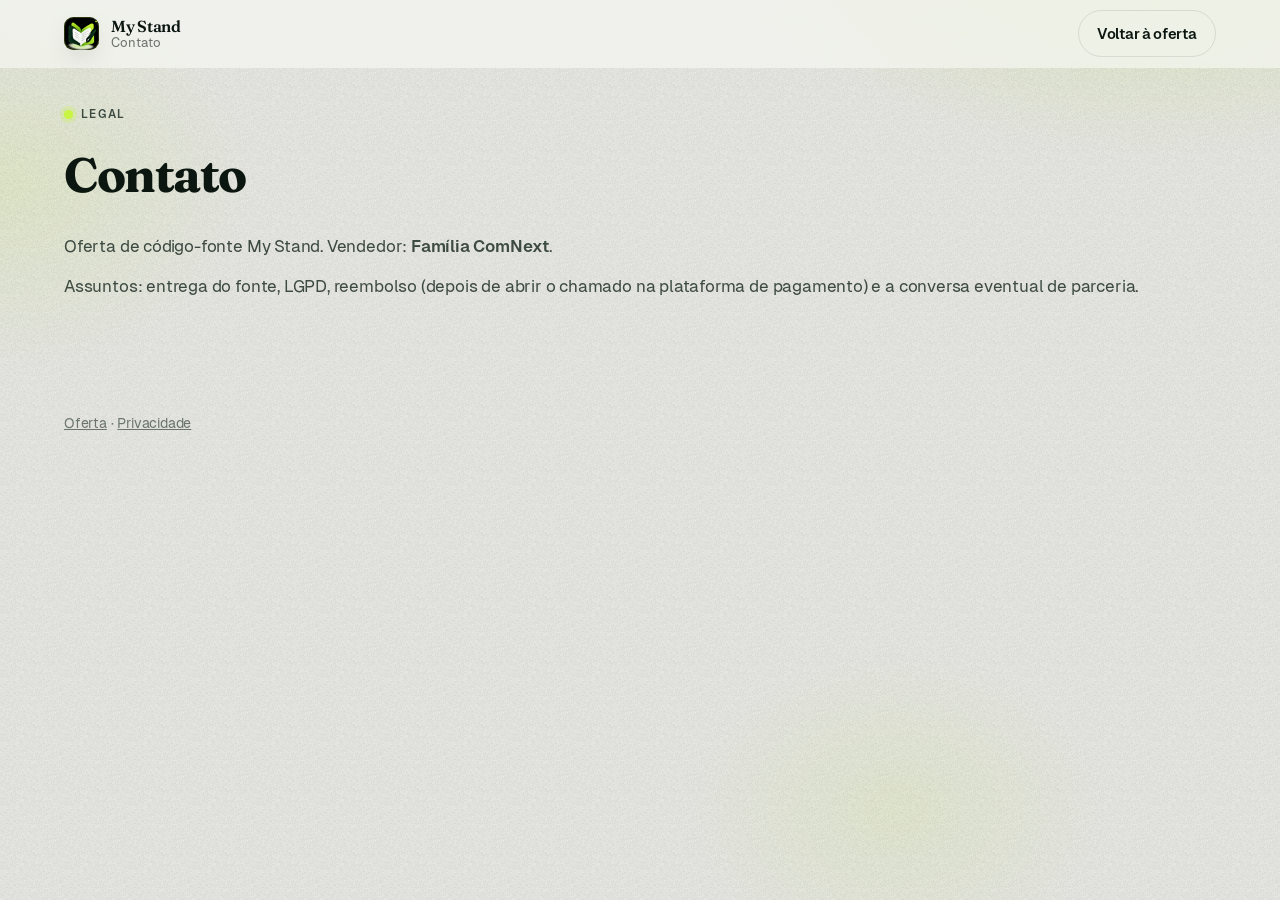
<file: legal/contato.html>
﻿<!DOCTYPE html>
<html lang="pt-BR">
<head>
  <meta charset="utf-8">
  <meta name="viewport" content="width=device-width, initial-scale=1">
  <title>Contato — My Stand</title>
  <meta name="description" content="Contato da Família ComNext para a oferta do código-fonte My Stand.">
  <meta name="robots" content="index,follow">
  <link rel="icon" href="../img/favicon.svg" type="image/svg+xml">
  <link rel="stylesheet" href="../css/styles.css">
</head>
<body>
  <div class="glow" aria-hidden="true"></div>
  <div class="grain" aria-hidden="true"></div>
  <header class="site-header">
    <div class="header-inner">
      <a class="lockup lockup-sm" href="../index.html">
        <span class="logo-badge" aria-hidden="true"><img src="../img/logo.webp" alt="" width="256" height="256" decoding="async"></span>
        <span class="lockup-text"><strong>My Stand</strong><span>Contato</span></span>
      </a>
      <a class="btn btn-ghost header-cta" href="../index.html">Voltar à oferta</a>
    </div>
  </header>
  <main class="legal-page wrap">
    <p class="kicker">Legal</p>
    <h1>Contato</h1>
    <p>Oferta de código-fonte My Stand. Vendedor: <strong data-company>Família ComNext</strong>.</p>
    <p data-legal-row hidden>Razão social: <span data-legal="LEGAL_NAME"></span></p>
    <p data-legal-row hidden>CNPJ: <span data-legal="CNPJ"></span></p>
    <p data-legal-row hidden>Endereço: <span data-legal="ADDRESS"></span></p>
    <p data-legal-row hidden>E-mail: <a data-legal-href="EMAIL"></a></p>
    <p data-legal-row hidden>Telefone: <a data-legal-href="PHONE"></a></p>
    <p>Assuntos: entrega do fonte, LGPD, reembolso (depois de abrir o chamado na plataforma de pagamento) e a conversa eventual de parceria.</p>
  </main>
  <footer class="site-footer">
    <div class="wrap"><p><a href="../index.html">Oferta</a> · <a href="privacidade.html">Privacidade</a></p></div>
  </footer>
  <script src="../js/config.js"></script>
  <script src="../js/main.js" defer></script>
</body>
</html>
</file>
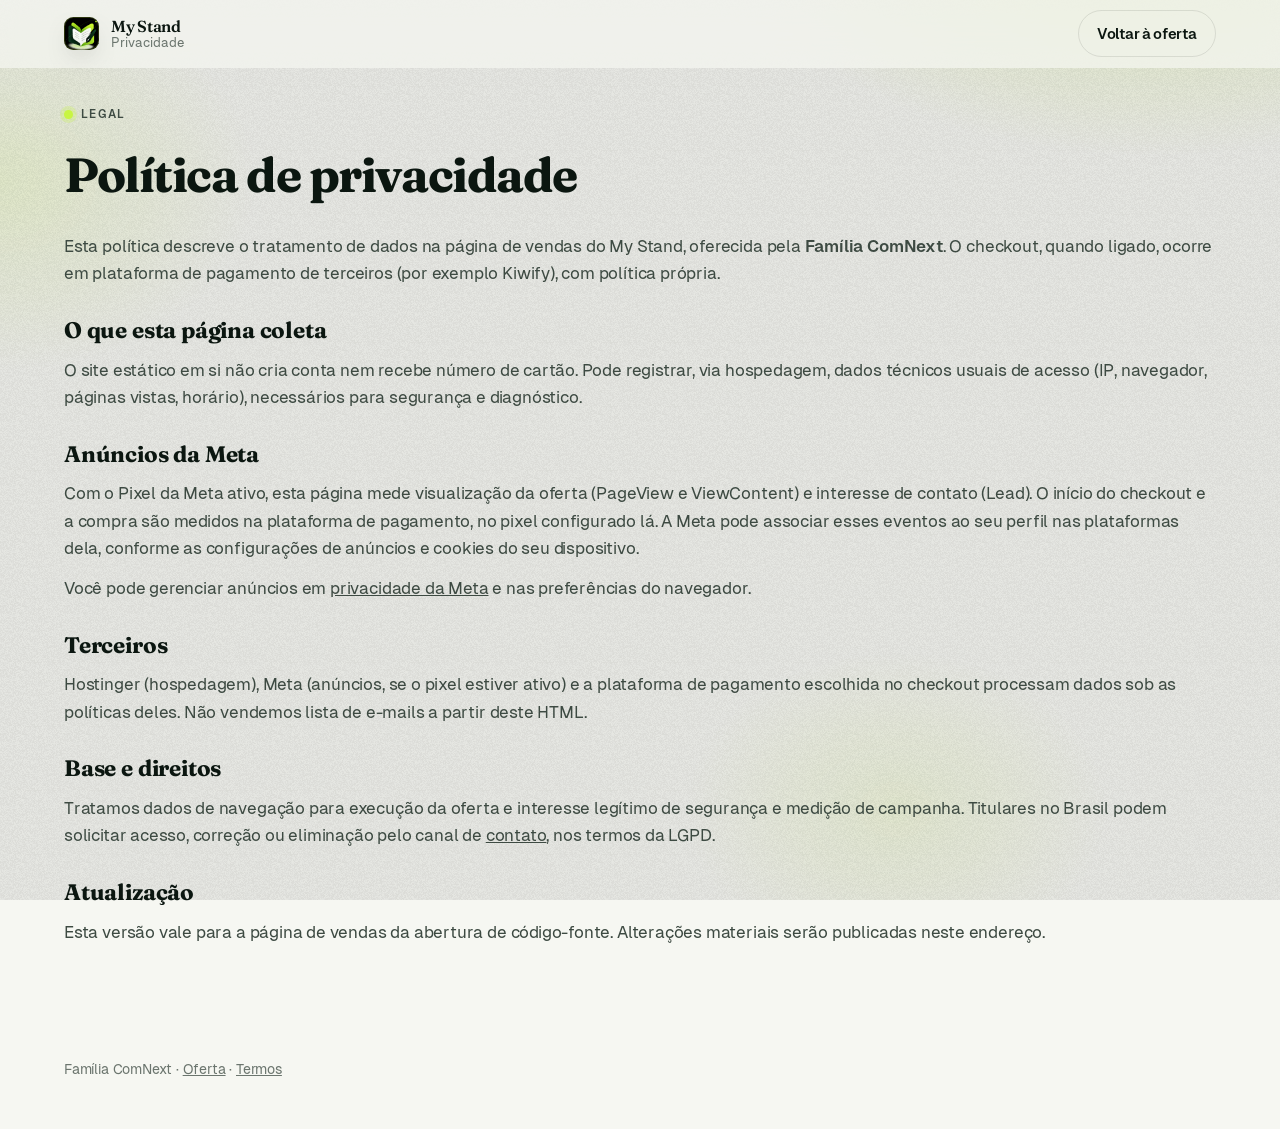
<file: legal/privacidade.html>
﻿<!DOCTYPE html>
<html lang="pt-BR">
<head>
  <meta charset="utf-8">
  <meta name="viewport" content="width=device-width, initial-scale=1">
  <title>Privacidade — My Stand</title>
  <meta name="description" content="Política de privacidade da página de vendas do My Stand, Família ComNext.">
  <meta name="robots" content="index,follow">
  <link rel="icon" href="../img/favicon.svg" type="image/svg+xml">
  <link rel="stylesheet" href="../css/styles.css">
</head>
<body>
  <div class="glow" aria-hidden="true"></div>
  <div class="grain" aria-hidden="true"></div>
  <header class="site-header">
    <div class="header-inner">
      <a class="lockup lockup-sm" href="../index.html">
        <span class="logo-badge" aria-hidden="true"><img src="../img/logo.webp" alt="" width="256" height="256" decoding="async"></span>
        <span class="lockup-text"><strong>My Stand</strong><span>Privacidade</span></span>
      </a>
      <a class="btn btn-ghost header-cta" href="../index.html">Voltar à oferta</a>
    </div>
  </header>
  <main class="legal-page wrap">
    <p class="kicker">Legal</p>
    <h1>Política de privacidade</h1>
    <p>Esta política descreve o tratamento de dados na página de vendas do My Stand, oferecida pela <strong data-company>Família ComNext</strong>. O checkout, quando ligado, ocorre em plataforma de pagamento de terceiros (por exemplo Kiwify), com política própria.</p>
    <h2>O que esta página coleta</h2>
    <p>O site estático em si não cria conta nem recebe número de cartão. Pode registrar, via hospedagem, dados técnicos usuais de acesso (IP, navegador, páginas vistas, horário), necessários para segurança e diagnóstico.</p>
    <h2>Anúncios da Meta</h2>
    <p>Com o Pixel da Meta ativo, esta página mede visualização da oferta (PageView e ViewContent) e interesse de contato (Lead). O início do checkout e a compra são medidos na plataforma de pagamento, no pixel configurado lá. A Meta pode associar esses eventos ao seu perfil nas plataformas dela, conforme as configurações de anúncios e cookies do seu dispositivo.</p>
    <p>Você pode gerenciar anúncios em <a href="https://www.facebook.com/privacy/policy">privacidade da Meta</a> e nas preferências do navegador.</p>
    <h2>Terceiros</h2>
    <p>Hostinger (hospedagem), Meta (anúncios, se o pixel estiver ativo) e a plataforma de pagamento escolhida no checkout processam dados sob as políticas deles. Não vendemos lista de e-mails a partir deste HTML.</p>
    <h2>Base e direitos</h2>
    <p>Tratamos dados de navegação para execução da oferta e interesse legítimo de segurança e medição de campanha. Titulares no Brasil podem solicitar acesso, correção ou eliminação pelo canal de <a href="contato.html">contato</a>, nos termos da LGPD.</p>
    <h2>Atualização</h2>
    <p>Esta versão vale para a página de vendas da abertura de código-fonte. Alterações materiais serão publicadas neste endereço.</p>
  </main>
  <footer class="site-footer">
    <div class="wrap"><p><span data-company>Família ComNext</span> · <a href="../index.html">Oferta</a> · <a href="termos.html">Termos</a></p></div>
  </footer>
  <script src="../js/config.js"></script>
  <script src="../js/main.js" defer></script>
</body>
</html>
</file>
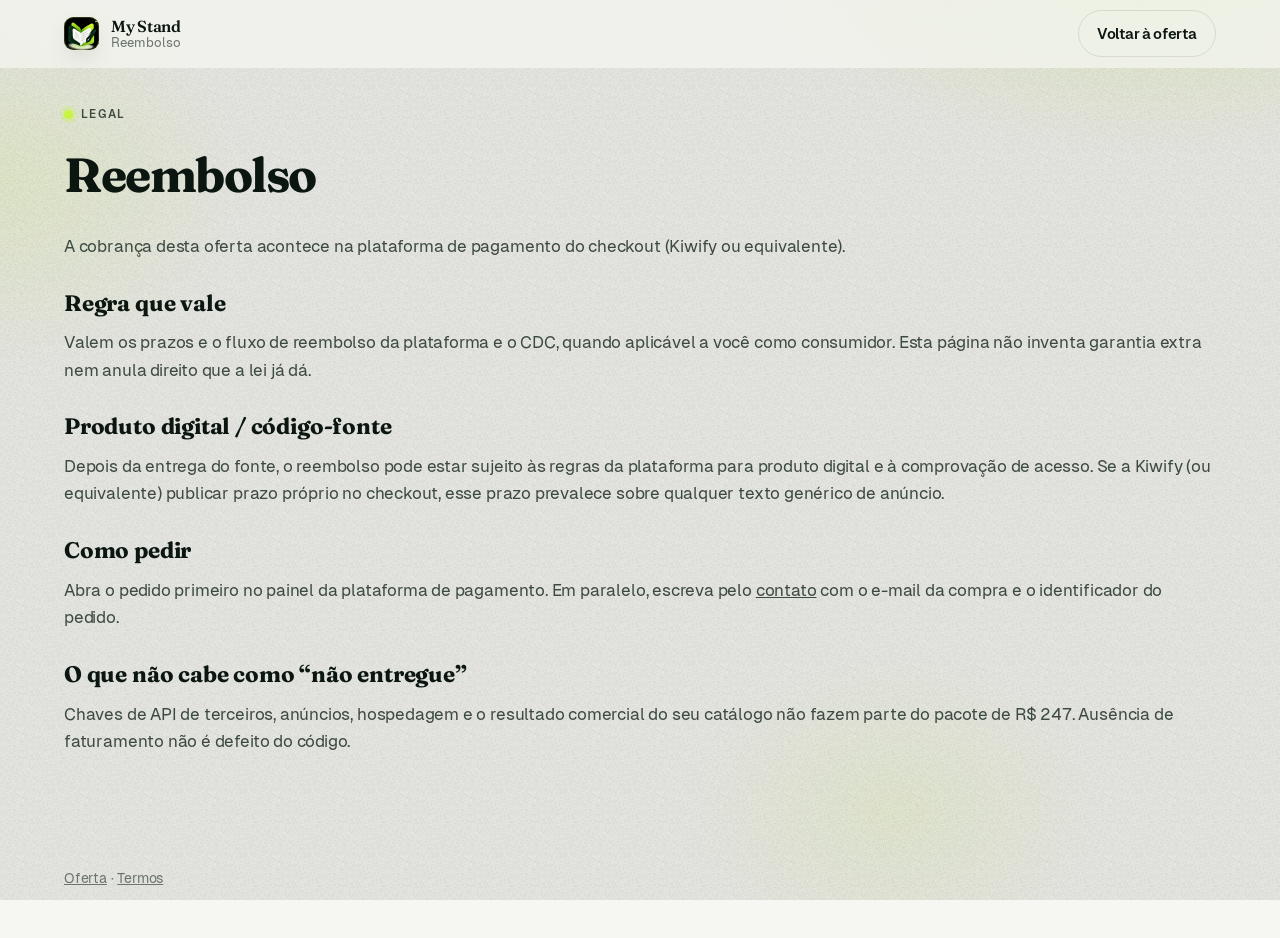
<file: legal/reembolso.html>
﻿<!DOCTYPE html>
<html lang="pt-BR">
<head>
  <meta charset="utf-8">
  <meta name="viewport" content="width=device-width, initial-scale=1">
  <title>Reembolso — My Stand</title>
  <meta name="description" content="Política de reembolso da compra do código-fonte My Stand.">
  <meta name="robots" content="index,follow">
  <link rel="icon" href="../img/favicon.svg" type="image/svg+xml">
  <link rel="stylesheet" href="../css/styles.css">
</head>
<body>
  <div class="glow" aria-hidden="true"></div>
  <div class="grain" aria-hidden="true"></div>
  <header class="site-header">
    <div class="header-inner">
      <a class="lockup lockup-sm" href="../index.html">
        <span class="logo-badge" aria-hidden="true"><img src="../img/logo.webp" alt="" width="256" height="256" decoding="async"></span>
        <span class="lockup-text"><strong>My Stand</strong><span>Reembolso</span></span>
      </a>
      <a class="btn btn-ghost header-cta" href="../index.html">Voltar à oferta</a>
    </div>
  </header>
  <main class="legal-page wrap">
    <p class="kicker">Legal</p>
    <h1>Reembolso</h1>
    <p>A cobrança desta oferta acontece na plataforma de pagamento do checkout (Kiwify ou equivalente).</p>
    <h2>Regra que vale</h2>
    <p>Valem os prazos e o fluxo de reembolso da plataforma e o CDC, quando aplicável a você como consumidor. Esta página não inventa garantia extra nem anula direito que a lei já dá.</p>
    <h2>Produto digital / código-fonte</h2>
    <p>Depois da entrega do fonte, o reembolso pode estar sujeito às regras da plataforma para produto digital e à comprovação de acesso. Se a Kiwify (ou equivalente) publicar prazo próprio no checkout, esse prazo prevalece sobre qualquer texto genérico de anúncio.</p>
    <h2>Como pedir</h2>
    <p>Abra o pedido primeiro no painel da plataforma de pagamento. Em paralelo, escreva pelo <a href="contato.html">contato</a> com o e-mail da compra e o identificador do pedido.</p>
    <h2>O que não cabe como “não entregue”</h2>
    <p>Chaves de API de terceiros, anúncios, hospedagem e o resultado comercial do seu catálogo não fazem parte do pacote de R$ 247. Ausência de faturamento não é defeito do código.</p>
  </main>
  <footer class="site-footer">
    <div class="wrap"><p><a href="../index.html">Oferta</a> · <a href="termos.html">Termos</a></p></div>
  </footer>
  <script src="../js/config.js"></script>
  <script src="../js/main.js" defer></script>
</body>
</html>
</file>
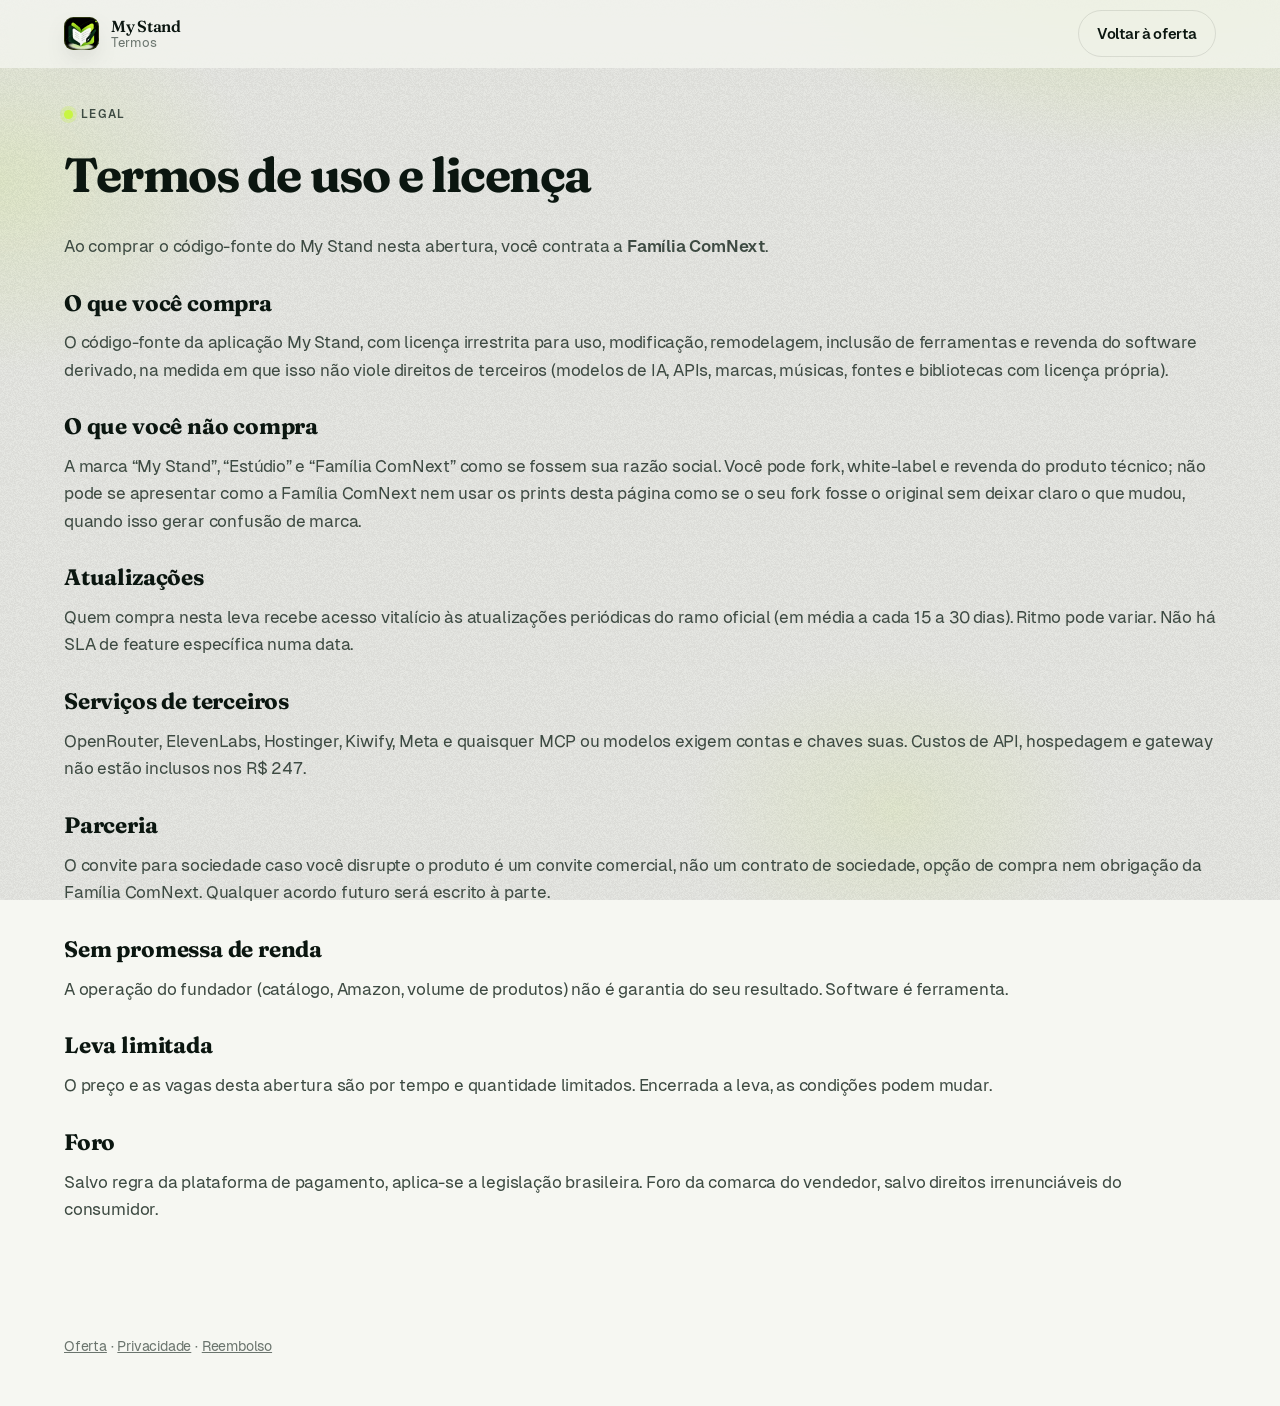
<file: legal/termos.html>
﻿<!DOCTYPE html>
<html lang="pt-BR">
<head>
  <meta charset="utf-8">
  <meta name="viewport" content="width=device-width, initial-scale=1">
  <title>Termos e licença — My Stand</title>
  <meta name="description" content="Termos de compra e licença irrestrita do código-fonte do My Stand.">
  <meta name="robots" content="index,follow">
  <link rel="icon" href="../img/favicon.svg" type="image/svg+xml">
  <link rel="stylesheet" href="../css/styles.css">
</head>
<body>
  <div class="glow" aria-hidden="true"></div>
  <div class="grain" aria-hidden="true"></div>
  <header class="site-header">
    <div class="header-inner">
      <a class="lockup lockup-sm" href="../index.html">
        <span class="logo-badge" aria-hidden="true"><img src="../img/logo.webp" alt="" width="256" height="256" decoding="async"></span>
        <span class="lockup-text"><strong>My Stand</strong><span>Termos</span></span>
      </a>
      <a class="btn btn-ghost header-cta" href="../index.html">Voltar à oferta</a>
    </div>
  </header>
  <main class="legal-page wrap">
    <p class="kicker">Legal</p>
    <h1>Termos de uso e licença</h1>
    <p>Ao comprar o código-fonte do My Stand nesta abertura, você contrata a <strong data-company>Família ComNext</strong>.</p>
    <h2>O que você compra</h2>
    <p>O código-fonte da aplicação My Stand, com licença irrestrita para uso, modificação, remodelagem, inclusão de ferramentas e revenda do software derivado, na medida em que isso não viole direitos de terceiros (modelos de IA, APIs, marcas, músicas, fontes e bibliotecas com licença própria).</p>
    <h2>O que você não compra</h2>
    <p>A marca “My Stand”, “Estúdio” e “Família ComNext” como se fossem sua razão social. Você pode fork, white-label e revenda do produto técnico; não pode se apresentar como a Família ComNext nem usar os prints desta página como se o seu fork fosse o original sem deixar claro o que mudou, quando isso gerar confusão de marca.</p>
    <h2>Atualizações</h2>
    <p>Quem compra nesta leva recebe acesso vitalício às atualizações periódicas do ramo oficial (em média a cada 15 a 30 dias). Ritmo pode variar. Não há SLA de feature específica numa data.</p>
    <h2>Serviços de terceiros</h2>
    <p>OpenRouter, ElevenLabs, Hostinger, Kiwify, Meta e quaisquer MCP ou modelos exigem contas e chaves suas. Custos de API, hospedagem e gateway não estão inclusos nos R$ 247.</p>
    <h2>Parceria</h2>
    <p>O convite para sociedade caso você disrupte o produto é um convite comercial, não um contrato de sociedade, opção de compra nem obrigação da Família ComNext. Qualquer acordo futuro será escrito à parte.</p>
    <h2>Sem promessa de renda</h2>
    <p>A operação do fundador (catálogo, Amazon, volume de produtos) não é garantia do seu resultado. Software é ferramenta.</p>
    <h2>Leva limitada</h2>
    <p>O preço e as vagas desta abertura são por tempo e quantidade limitados. Encerrada a leva, as condições podem mudar.</p>
    <h2>Foro</h2>
    <p>Salvo regra da plataforma de pagamento, aplica-se a legislação brasileira. Foro da comarca do vendedor, salvo direitos irrenunciáveis do consumidor.</p>
  </main>
  <footer class="site-footer">
    <div class="wrap"><p><a href="../index.html">Oferta</a> · <a href="privacidade.html">Privacidade</a> · <a href="reembolso.html">Reembolso</a></p></div>
  </footer>
  <script src="../js/config.js"></script>
  <script src="../js/main.js" defer></script>
</body>
</html>
</file>
<file: css/styles.css>
@font-face {
  font-family: "Fraunces";
  src: url("../fonts/fraunces-latin-wght-normal.woff2") format("woff2");
  font-weight: 300 900;
  font-style: normal;
  font-display: swap;
}

@font-face {
  font-family: "Fraunces";
  src: url("../fonts/fraunces-latin-wght-italic.woff2") format("woff2");
  font-weight: 300 900;
  font-style: italic;
  font-display: swap;
}

@font-face {
  font-family: "Geist";
  src: url("../fonts/geist-latin-400.woff2") format("woff2");
  font-weight: 400;
  font-style: normal;
  font-display: swap;
}

@font-face {
  font-family: "Geist";
  src: url("../fonts/geist-latin-500.woff2") format("woff2");
  font-weight: 500;
  font-style: normal;
  font-display: swap;
}

@font-face {
  font-family: "Geist";
  src: url("../fonts/geist-latin-600.woff2") format("woff2");
  font-weight: 600;
  font-style: normal;
  font-display: swap;
}

:root {
  --bg: #f6f7f2;
  --bg-2: #eef1e8;
  --paper: #ffffff;
  --ink: #0b1610;
  --ink-soft: #3d4a42;
  --muted: #6b756e;
  --line: rgba(11, 22, 16, 0.1);
  --lime: #c8f542;
  --lime-deep: #b6e62e;
  --forest: #0b1610;
  --forest-2: #122018;
  --danger: #c4452d;
  --radius: 1.5rem;
  --radius-sm: 0.85rem;
  --shadow: 0 18px 50px rgba(11, 22, 16, 0.08);
  --header: 4.25rem;
  --wrap: 72rem;
  --sans: "Geist", "Segoe UI", system-ui, sans-serif;
  --serif: "Fraunces", "Times New Roman", serif;
}

*,
*::before,
*::after {
  box-sizing: border-box;
}

html {
  scroll-behavior: smooth;
  overflow-x: hidden;
}

html:focus-within {
  scroll-behavior: smooth;
}

body {
  margin: 0;
  color: var(--ink);
  background: var(--bg);
  font-family: var(--sans);
  font-size: 1.0625rem;
  line-height: 1.6;
  letter-spacing: -0.011em;
  text-rendering: optimizeLegibility;
  overflow-x: hidden;
  overflow-wrap: break-word;
}

body.nav-open {
  overflow: hidden;
}

img,
svg {
  max-width: 100%;
  display: block;
}

a {
  color: inherit;
}

button,
input {
  font: inherit;
}

h1,
h2,
h3,
h4,
p {
  margin: 0;
}

.skip {
  position: absolute;
  left: 0.75rem;
  top: -3rem;
  z-index: 80;
  background: var(--lime);
  color: var(--ink);
  padding: 0.5rem 0.8rem;
  border-radius: 0.5rem;
  font-weight: 600;
}

.skip:focus {
  top: 0.75rem;
}

.grain,
.glow {
  pointer-events: none;
  position: fixed;
  inset: 0;
  z-index: 0;
}

.grain {
  opacity: 0.18;
  background-image: url("../img/grain.png");
  background-size: 64px 64px;
  mix-blend-mode: multiply;
}

.glow {
  background:
    radial-gradient(48rem 28rem at 90% -10%, rgba(200, 245, 66, 0.28), transparent 55%),
    radial-gradient(32rem 24rem at 0% 20%, rgba(200, 245, 66, 0.16), transparent 50%),
    radial-gradient(24rem 18rem at 70% 90%, rgba(200, 245, 66, 0.12), transparent 55%);
}

.wrap {
  width: min(100% - 2rem, var(--wrap));
  margin-inline: auto;
}

.site-header,
main,
.site-footer {
  position: relative;
  z-index: 1;
}

/* ---------- header (usado nas páginas legais) ---------- */

.site-header {
  position: sticky;
  top: 0;
  z-index: 40;
  height: var(--header);
  display: flex;
  align-items: center;
  border-bottom: 1px solid transparent;
  background: rgba(246, 247, 242, 0.72);
  backdrop-filter: blur(16px);
  -webkit-backdrop-filter: blur(16px);
}

.site-header.is-scrolled {
  border-bottom-color: var(--line);
}

.header-inner {
  width: min(100% - 2rem, var(--wrap));
  margin-inline: auto;
  display: flex;
  align-items: center;
  justify-content: space-between;
  gap: 1rem;
}

.header-cta {
  display: inline-flex;
}

/* ---------- marca ---------- */

.lockup {
  display: inline-flex;
  align-items: center;
  gap: 0.75rem;
  text-decoration: none;
}

.logo-badge {
  --s: 2.9rem;
  position: relative;
  flex: none;
  width: calc(var(--s) * 1.05);
  height: var(--s);
  border-radius: calc(var(--s) * 0.28);
  overflow: hidden;
  background: #000;
  box-shadow: 0 10px 26px -12px rgba(11, 22, 16, 0.7), inset 0 0 0 1px rgba(200, 245, 66, 0.22);
}

.logo-badge img {
  position: absolute;
  max-width: none;
  width: calc(var(--s) * 2.33);
  height: auto;
  left: calc(var(--s) * -0.023);
  top: calc(var(--s) * -0.568);
}

.lockup-text {
  display: flex;
  flex-direction: column;
  line-height: 1.15;
}

.lockup-text strong {
  font-family: var(--serif);
  font-size: 1.15rem;
  font-weight: 600;
  letter-spacing: -0.02em;
}

.lockup-text > span {
  font-size: 0.7rem;
  color: var(--muted);
  letter-spacing: 0.1em;
  text-transform: uppercase;
}

.lockup-sm .logo-badge {
  --s: 2.1rem;
}

.lockup-sm .lockup-text strong {
  font-size: 1rem;
}

.lockup-sm .lockup-text > span {
  text-transform: none;
  letter-spacing: 0;
  font-size: 0.82rem;
}

/* ---------- botões ---------- */

.btn {
  display: inline-flex;
  align-items: center;
  justify-content: center;
  gap: 0.45rem;
  min-height: 2.85rem;
  padding: 0.7rem 1.15rem;
  border-radius: 999px;
  text-decoration: none;
  font-weight: 600;
  font-size: 0.92rem;
  letter-spacing: -0.02em;
  border: 1px solid transparent;
  cursor: pointer;
  transition: transform 0.18s ease, background 0.18s ease, box-shadow 0.18s ease;
}

.btn:hover {
  transform: translateY(-1px);
}

.btn-lime {
  background: var(--lime);
  color: var(--ink);
  box-shadow: 0 8px 24px rgba(200, 245, 66, 0.35);
}

.btn-lime:hover {
  background: var(--lime-deep);
}

.btn-ghost {
  background: transparent;
  border-color: var(--line);
}

.btn-dark {
  background: var(--forest);
  color: #f6f7f2;
}

.btn-xl {
  min-height: 3.3rem;
  padding: 0.85rem 1.6rem;
  font-size: 1rem;
}

.kicker {
  display: inline-flex;
  align-items: center;
  gap: 0.5rem;
  font-size: 0.72rem;
  font-weight: 600;
  letter-spacing: 0.14em;
  text-transform: uppercase;
  color: var(--ink-soft);
}

.kicker::before {
  content: "";
  width: 0.55rem;
  height: 0.55rem;
  border-radius: 50%;
  background: var(--lime);
  box-shadow: 0 0 0 4px rgba(200, 245, 66, 0.25);
}

/* ---------- hero ---------- */

.hero {
  padding: 1.8rem 0 3.2rem;
}

.hero-copy {
  max-width: 40rem;
}

.hero h1 {
  position: relative;
  z-index: 0;
  margin-top: 1.6rem;
  font-family: var(--serif);
  font-size: clamp(2.6rem, 10.5vw, 5.4rem);
  font-weight: 620;
  line-height: 0.94;
  letter-spacing: -0.045em;
  text-transform: uppercase;
}

.hero h1 em {
  font-style: italic;
  font-weight: 560;
  position: relative;
  white-space: nowrap;
}

.hero h1 em::after {
  content: "";
  position: absolute;
  left: -0.06em;
  right: -0.06em;
  bottom: 0.08em;
  height: 0.22em;
  background: var(--lime);
  z-index: -1;
  border-radius: 0.1em;
}

.hero-sub {
  margin-top: 0.9rem;
  font-family: var(--serif);
  font-size: clamp(1.25rem, 4vw, 1.9rem);
  font-weight: 500;
  line-height: 1.12;
  letter-spacing: -0.03em;
}

.hero-shout {
  margin-top: 1rem;
  font-size: 0.78rem;
  font-weight: 600;
  letter-spacing: 0.16em;
  text-transform: uppercase;
  color: var(--ink);
  border-left: 3px solid var(--lime);
  padding-left: 0.7rem;
}

.lede {
  margin-top: 1.1rem;
  color: var(--ink-soft);
  font-size: 1.05rem;
  max-width: 38rem;
}

.lede strong {
  color: var(--ink);
}

.hero-actions {
  display: flex;
  flex-wrap: wrap;
  gap: 0.7rem;
  margin-top: 1.5rem;
}

.hero-meta {
  display: flex;
  flex-wrap: wrap;
  gap: 0.55rem;
  margin-top: 1.35rem;
}

.chip {
  display: inline-flex;
  align-items: center;
  min-height: 1.85rem;
  padding: 0.2rem 0.7rem;
  border-radius: 999px;
  background: var(--lime);
  font-size: 0.72rem;
  font-weight: 600;
  letter-spacing: 0.04em;
  text-transform: uppercase;
}

.chip-muted {
  background: rgba(11, 22, 16, 0.06);
}

/* ---------- prints em perspectiva ---------- */

.tilt {
  margin: 2.4rem 0 0;
  position: relative;
  perspective: 1700px;
}

.tilt::before {
  content: "";
  position: absolute;
  inset: 6% 2% 4%;
  background: radial-gradient(60% 55% at 50% 45%, rgba(200, 245, 66, 0.45), transparent 70%);
  filter: blur(34px);
  z-index: 0;
}

.tilt img {
  position: relative;
  z-index: 1;
  width: 100%;
  height: auto;
  border-radius: 0.85rem;
  transform-origin: left center;
  transform: rotateY(-11deg) rotateX(4deg) rotate(0.8deg) scale(1.01);
  box-shadow:
    36px 44px 70px -34px rgba(11, 22, 16, 0.55),
    12px 16px 26px -18px rgba(11, 22, 16, 0.4);
  transition: transform 0.7s cubic-bezier(0.2, 0.8, 0.2, 1);
  will-change: transform;
}

.tilt:hover img {
  transform: rotateY(-4deg) rotateX(1.5deg) rotate(0.2deg) scale(1.03);
}

.tilt-right img {
  transform-origin: right center;
  transform: rotateY(11deg) rotateX(4deg) rotate(-0.8deg) scale(1.01);
  box-shadow:
    -36px 44px 70px -34px rgba(11, 22, 16, 0.55),
    -12px 16px 26px -18px rgba(11, 22, 16, 0.4);
}

.tilt-right:hover img {
  transform: rotateY(4deg) rotateX(1.5deg) rotate(-0.2deg) scale(1.03);
}

/* ---------- seções ---------- */

.section {
  padding: 3.4rem 0;
  scroll-margin-top: 1.5rem;
}

.section-head {
  max-width: 40rem;
  margin-bottom: 1.7rem;
}

.section h2 {
  font-family: var(--serif);
  font-size: clamp(1.8rem, 5vw, 3.1rem);
  font-weight: 560;
  line-height: 1.03;
  letter-spacing: -0.035em;
  margin-top: 0.7rem;
}

.section h2 em {
  font-style: italic;
}

.nowrap {
  white-space: nowrap;
}

.section-head p {
  margin-top: 0.8rem;
  color: var(--ink-soft);
}

/* ---------- nota de instalação (acima de O que você recebe) ---------- */

.ease-note {
  display: flex;
  align-items: flex-start;
  gap: 0.85rem;
  max-width: 28.5rem;
  margin: 0 0 2.1rem;
  padding: 0.95rem 1.05rem;
  background: var(--paper);
  border: 1px solid var(--line);
  border-radius: 1.1rem;
  box-shadow: 0 10px 28px rgba(11, 22, 16, 0.045);
}

.ease-note-icon {
  flex-shrink: 0;
  width: 2.15rem;
  height: 2.15rem;
  display: grid;
  place-items: center;
  border-radius: 0.7rem;
  background: rgba(200, 245, 66, 0.42);
  color: var(--ink);
}

.ease-note-body {
  min-width: 0;
}

.ease-note-copy {
  font-size: 0.9rem;
  line-height: 1.45;
  color: var(--ink-soft);
}

.ease-note-copy strong {
  color: var(--ink);
  font-weight: 600;
}

.ease-note-plus {
  display: inline-block;
  margin-top: 0.55rem;
  font-size: 0.64rem;
  font-weight: 600;
  letter-spacing: 0.08em;
  text-transform: uppercase;
  padding: 0.32rem 0.58rem;
  border-radius: 999px;
  background: var(--forest);
  color: #eef3e8;
}

.faq-aside {
  font-size: 0.82rem;
  color: var(--muted);
  margin-top: 0.45rem;
}

/* ---------- timeline problema/solução ---------- */

.flow {
  list-style: none;
  margin: 0;
  padding: 0 0 0 1.6rem;
  display: grid;
  gap: 0.85rem;
  border-left: 1px dashed rgba(11, 22, 16, 0.22);
}

.flow > li {
  position: relative;
  background: var(--paper);
  border-radius: 1.15rem;
  padding: 1rem 1.15rem 1.1rem;
  box-shadow: 0 1px 0 var(--line);
}

.flow > li::before {
  content: "";
  position: absolute;
  left: -1.6rem;
  top: 1.5rem;
  width: 0.65rem;
  height: 0.65rem;
  border-radius: 50%;
  background: var(--lime);
  transform: translateX(-50%);
  box-shadow: 0 0 0 4px var(--bg);
}

.flow-tag {
  font-size: 0.68rem;
  font-weight: 600;
  letter-spacing: 0.16em;
  text-transform: uppercase;
  color: var(--muted);
}

.flow h3 {
  margin-top: 0.3rem;
  font-family: var(--serif);
  font-size: clamp(1.25rem, 3.2vw, 1.6rem);
  font-weight: 560;
  letter-spacing: -0.03em;
  line-height: 1.1;
}

.flow ul {
  margin: 0.6rem 0 0;
  padding: 0;
  list-style: none;
  display: grid;
  gap: 0.3rem;
}

.flow ul li {
  position: relative;
  padding-left: 1.1rem;
  color: var(--ink-soft);
  font-size: 0.95rem;
}

.flow ul li::before {
  content: "";
  position: absolute;
  left: 0;
  top: 0.62em;
  width: 0.42rem;
  height: 0.42rem;
  border-radius: 50%;
  background: rgba(11, 22, 16, 0.28);
}

.flow > li.is-dark {
  background: var(--forest);
  color: #eef3e8;
}

.flow > li.is-dark h3 {
  color: #fff;
}

.flow > li.is-dark .flow-tag,
.flow > li.is-dark ul li {
  color: rgba(238, 243, 232, 0.8);
}

.flow > li.is-dark ul li::before {
  background: var(--lime);
}

.flow-body {
  margin: 0.6rem 0 0;
  color: var(--ink-soft);
  font-size: 0.95rem;
  line-height: 1.55;
}

.flow > li.is-dark .flow-body {
  color: rgba(238, 243, 232, 0.85);
}

.recebe-lead {
  display: flex;
  flex-direction: column;
  align-items: flex-start;
  gap: 0.35rem;
  margin: 0 0 1.25rem;
  font-size: 0.72rem;
  font-weight: 600;
  letter-spacing: 0.14em;
  text-transform: uppercase;
  color: var(--muted);
}

.recebe-lead svg {
  display: block;
  opacity: 0.55;
}

/* ---------- trilho de funcionalidades ---------- */

.rail {
  display: grid;
  gap: 1.4rem;
}

.rail-stage {
  position: relative;
  padding-left: 1.6rem;
  border-left: 1px dashed rgba(11, 22, 16, 0.22);
}

.rail-stage::before {
  content: "";
  position: absolute;
  left: 0;
  top: 0.65rem;
  width: 0.65rem;
  height: 0.65rem;
  border-radius: 50%;
  background: var(--lime);
  transform: translateX(-50%);
  box-shadow: 0 0 0 4px var(--bg);
}

.rail-stage header {
  display: flex;
  align-items: baseline;
  gap: 0.65rem;
}

.rail-n {
  font-size: 0.7rem;
  font-weight: 600;
  letter-spacing: 0.12em;
  color: var(--muted);
}

.rail-stage h3 {
  font-family: var(--serif);
  font-size: 1.35rem;
  font-weight: 560;
  letter-spacing: -0.03em;
}

.rail-list {
  list-style: none;
  margin: 0.5rem 0 0;
  padding: 0;
}

.rail-list li {
  display: grid;
  gap: 0.1rem 1.2rem;
  padding: 0.5rem 0;
  border-top: 1px solid var(--line);
}

.rail-list strong {
  font-weight: 600;
  font-size: 0.95rem;
}

.rail-list span {
  color: var(--muted);
  font-size: 0.92rem;
  line-height: 1.45;
}

/* ---------- código ---------- */

.code-grid {
  display: grid;
  gap: 0.75rem;
}

.code-card {
  background: var(--forest);
  border-radius: 1.1rem;
  overflow: hidden;
  border: 1px solid rgba(200, 245, 66, 0.14);
  box-shadow: var(--shadow);
}

.code-card header {
  display: flex;
  justify-content: space-between;
  padding: 0.7rem 0.9rem;
  font-size: 0.72rem;
  letter-spacing: 0.08em;
  text-transform: uppercase;
  color: var(--lime);
}

.code-card pre {
  margin: 0;
  padding: 0 0.95rem 0.95rem;
  font-size: 0.76rem;
  line-height: 1.55;
  overflow: visible;
  white-space: pre-wrap;
  overflow-wrap: anywhere;
  word-break: break-word;
  color: #d7e7c8;
  font-family: ui-monospace, "Cascadia Code", Consolas, monospace;
}

.code-card code {
  font: inherit;
  color: inherit;
}

.code-split {
  display: grid;
  gap: 1.4rem;
  margin-top: 1.6rem;
  align-items: center;
}

.code-split .tilt {
  margin-top: 0.6rem;
}

.claims {
  list-style: none;
  margin: 0;
  padding: 0;
  display: grid;
  gap: 0.55rem;
}

.claims li {
  display: grid;
  gap: 0.15rem;
  padding-left: 1.3rem;
  position: relative;
}

.claims li::before {
  content: "";
  position: absolute;
  left: 0;
  top: 0.55rem;
  width: 0.6rem;
  height: 0.6rem;
  border-radius: 50%;
  background: var(--lime);
}

.claims strong {
  font-size: 0.98rem;
}

.claims span {
  color: var(--muted);
  font-size: 0.92rem;
  line-height: 1.45;
}

/* ---------- carta ---------- */

.letter {
  background: var(--paper);
  border-radius: var(--radius);
  padding: 1.5rem 1.35rem 1.6rem;
  box-shadow: var(--shadow);
  max-width: 46rem;
}

.letter p {
  color: var(--ink-soft);
  font-size: 1.02rem;
}

.letter p + p {
  margin-top: 0.9rem;
}

.letter .sign {
  margin-top: 1.2rem;
  font-family: var(--serif);
  font-style: italic;
  font-size: 1.15rem;
  color: var(--ink);
}

/* ---------- tabela ---------- */

.table-wrap {
  overflow: visible;
}

.stack-intro {
  max-width: 36rem;
  margin: 0 0 1rem;
  color: var(--ink-soft);
  font-size: 0.98rem;
}

.stack-board {
  background: var(--paper);
  border-radius: var(--radius);
  box-shadow: var(--shadow);
  padding: 1.2rem 1.25rem 1.15rem;
}

.stack-list {
  list-style: none;
  margin: 0;
  padding: 0;
  display: grid;
  gap: 0.75rem;
}

.stack-item {
  display: flex;
  align-items: baseline;
  justify-content: space-between;
  gap: 1rem;
}

.stack-name {
  font-weight: 600;
  min-width: 0;
}

.stack-price {
  font-variant-numeric: tabular-nums;
  font-weight: 600;
  font-size: 0.92rem;
  color: var(--danger);
  white-space: nowrap;
  flex-shrink: 0;
  margin-left: auto;
  text-align: right;
}

.stack-totals {
  margin-top: 1.15rem;
  padding-top: 0.15rem;
  display: grid;
  gap: 0.55rem;
}

.stack-total-row {
  display: flex;
  align-items: baseline;
  justify-content: space-between;
  gap: 1rem;
  font-weight: 600;
}

.stack-total-label {
  font-weight: 600;
}

.stack-hint {
  font-style: normal;
  font-weight: 500;
  color: var(--muted);
  font-size: 0.88em;
}

.stack-pitch {
  margin: 1.15rem 0 0;
  padding: 0.95rem 1rem;
  border-radius: 0.85rem;
  background: rgba(11, 22, 16, 0.04);
  font-family: var(--serif);
  font-size: clamp(1.02rem, 2.6vw, 1.22rem);
  line-height: 1.35;
  letter-spacing: -0.02em;
  text-align: center;
}

.stack-pitch strong {
  font-weight: 620;
}

.stack-pitch .stack-pitch-burn {
  color: var(--danger);
}

.stack-mystand {
  margin: 1.1rem 0 0;
  padding: 0.9rem 1rem;
  background: var(--lime);
  border-radius: 0.85rem;
  font-size: 0.92rem;
  line-height: 1.4;
  text-align: center;
}

.disclaimer {
  margin-top: 0.75rem;
  font-size: 0.82rem;
  color: var(--muted);
}

/* ---------- filtro ---------- */

.no {
  border-radius: var(--radius);
  padding: 1.3rem 1.4rem;
  background: #eceee7;
  max-width: 44rem;
}

.no h3 {
  font-family: var(--serif);
  font-size: 1.4rem;
  margin-bottom: 0.6rem;
}

.no ul {
  margin: 0;
  padding-left: 1.05rem;
  color: var(--ink-soft);
}

.no li {
  margin: 0.4rem 0 0;
}

/* ---------- faq ---------- */

.faq-section {
  padding-top: 0.5rem;
}

.faq-section .section-head {
  margin-bottom: 0.85rem;
}

.faq-section .section-head h2 {
  font-size: clamp(1.35rem, 4vw, 1.85rem);
  margin-top: 0;
}

.faq {
  max-width: 36rem;
}

.faq details {
  background: var(--paper);
  border-radius: 0.75rem;
  padding: 0.55rem 0.75rem;
  box-shadow: 0 1px 0 var(--line);
}

.faq details + details {
  margin-top: 0.4rem;
}

.faq summary {
  cursor: pointer;
  font-weight: 600;
  font-size: 0.82rem;
  line-height: 1.35;
  list-style: none;
}

.faq summary::-webkit-details-marker {
  display: none;
}

.faq details p {
  margin-top: 0.45rem;
  font-size: 0.78rem;
  line-height: 1.45;
  color: var(--ink-soft);
}

/* ---------- oferta ---------- */

.price-card {
  position: relative;
  overflow: hidden;
  isolation: isolate;
  background: var(--paper);
  border-radius: 2rem;
  padding: 1.6rem 1.4rem 1.8rem;
  border: 2px solid var(--lime);
  box-shadow: 0 40px 90px -40px rgba(11, 22, 16, 0.5), 0 0 0 6px rgba(200, 245, 66, 0.14);
}

.price-card::before {
  content: "";
  position: absolute;
  inset: -40% -10% auto -10%;
  height: 70%;
  background: radial-gradient(50% 60% at 50% 60%, rgba(200, 245, 66, 0.4), transparent 70%);
  filter: blur(30px);
  z-index: -1;
}

.price-card::after {
  content: "";
  position: absolute;
  top: -60%;
  left: -60%;
  width: 45%;
  height: 220%;
  background: linear-gradient(90deg, transparent, rgba(255, 255, 255, 0.85), transparent);
  transform: rotate(18deg);
  opacity: 0;
  pointer-events: none;
}

.price-card.is-in::after {
  animation: sweep 1.5s 0.35s ease-out both;
}

@keyframes sweep {
  0% {
    opacity: 0;
    left: -60%;
  }
  25% {
    opacity: 0.9;
  }
  100% {
    opacity: 0;
    left: 130%;
  }
}

.price-title {
  font-family: var(--serif);
  font-size: clamp(1.45rem, 4.2vw, 2.1rem);
  font-weight: 560;
  letter-spacing: -0.035em;
  line-height: 1.03;
  margin: 0.6rem 0 0.35rem;
}

.price-lead {
  margin: 0.5rem auto 0;
  max-width: 26rem;
  font-size: clamp(0.68rem, 2vw, 0.8rem);
  font-weight: 600;
  letter-spacing: 0.05em;
  text-transform: uppercase;
  line-height: 1.5;
  color: var(--ink-soft);
  text-align: center;
}

.price-line {
  margin-top: 1rem;
  text-align: center;
}

.price-installments {
  display: inline-flex;
  align-items: baseline;
  flex-wrap: nowrap;
  white-space: nowrap;
  gap: 0.28em 0.38em;
  max-width: 100%;
}

.price-count {
  font-family: var(--serif);
  font-size: clamp(1rem, 3.2vw, 1.45rem);
  font-weight: 560;
  letter-spacing: -0.02em;
  line-height: 1;
  color: var(--ink-soft);
}

.price-installments-de {
  font-size: clamp(0.78rem, 2.2vw, 0.92rem);
  font-weight: 500;
  color: var(--muted);
  line-height: 1;
}

.price-amount {
  font-family: var(--serif);
  font-size: clamp(1.85rem, 7.5vw, 2.85rem);
  font-weight: 620;
  line-height: 0.95;
  letter-spacing: -0.045em;
  font-variant-numeric: tabular-nums;
}

.price-card.is-in .price-amount {
  animation: forge 0.75s 0.12s cubic-bezier(0.16, 1, 0.3, 1) both;
}

.price {
  display: inline-block;
  font-family: var(--serif);
  font-size: clamp(3.4rem, 13vw, 6rem);
  font-weight: 620;
  line-height: 0.88;
  letter-spacing: -0.05em;
}

.price-card.is-in .price {
  animation: forge 0.75s 0.12s cubic-bezier(0.16, 1, 0.3, 1) both;
}

@keyframes forge {
  0% {
    opacity: 0;
    transform: translateY(14px) scale(0.9);
    filter: blur(8px);
  }
  100% {
    opacity: 1;
    transform: none;
    filter: blur(0);
  }
}

.price-note {
  margin-top: 0.15rem;
  font-size: 0.74rem;
  font-weight: 600;
  letter-spacing: 0.14em;
  text-transform: uppercase;
  color: var(--muted);
}

.price-full {
  margin-top: 0.65rem;
  font-size: 0.95rem;
  color: var(--ink-soft);
  text-align: center;
}

.price-full strong {
  font-family: var(--serif);
  font-size: 1.15rem;
  font-weight: 560;
  letter-spacing: -0.03em;
  color: var(--ink);
}

.price-install {
  margin-top: 0.45rem;
  font-size: 1.02rem;
  color: var(--ink-soft);
}

.price-install strong {
  font-family: var(--serif);
  font-size: 1.2rem;
  font-weight: 560;
  letter-spacing: -0.03em;
  color: var(--ink);
}

.offer-ghost {
  position: absolute;
  left: -0.15rem;
  bottom: 0.2rem;
  margin: 0;
  z-index: 3;
  width: auto;
  max-width: none;
  transform: none;
}

.offer-ghost-btn {
  display: inline-flex;
  align-items: center;
  justify-content: center;
  width: auto;
  min-width: 15.5rem;
  min-height: 2.85rem;
  height: auto;
  margin: 0;
  padding: 0.7rem 1.15rem;
  border-radius: 999px;
  background: #2f6d22;
  color: #fff;
  border: 1px solid #1c4a16;
  box-shadow: none;
  font-size: 0.92rem;
  font-weight: 600;
  letter-spacing: -0.02em;
  line-height: 1.2;
  text-align: center;
  white-space: nowrap;
  overflow-wrap: normal;
  word-break: normal;
}

.offer-ghost-btn:hover {
  background: #265a1c;
  color: #fff;
  transform: none;
}

.offer-ghost-note {
  display: block;
  width: auto;
  margin: 0.4rem 0 0 0.2rem;
  font-family: inherit;
  font-size: 0.78rem;
  font-weight: 400;
  letter-spacing: 0;
  color: #5a5a5a;
  white-space: normal;
  transform: none;
}

.offer {
  position: relative;
  padding-bottom: 2.2rem;
  overflow: visible;
}

.also {
  padding-top: 0.2rem;
  padding-bottom: 2.6rem;
}

.also-head {
  display: flex;
  flex-direction: column;
  align-items: center;
  gap: 0.28rem;
  margin: 0 0 1.35rem;
  text-align: center;
}

.also-head h2 {
  margin-top: 0.15rem;
  font-size: clamp(1.45rem, 4vw, 2.2rem);
}

.also-up {
  color: var(--ink);
  opacity: 0.55;
  animation: also-up-nudge 1.7s ease-in-out infinite;
}

.also-up-note {
  position: absolute;
  width: 1px;
  height: 1px;
  padding: 0;
  margin: -1px;
  overflow: hidden;
  clip: rect(0, 0, 0, 0);
  white-space: nowrap;
  border: 0;
}

.also-pair {
  display: grid;
  grid-template-columns: 1fr auto 1fr;
  align-items: stretch;
  gap: 0.7rem 0.75rem;
}

.also-divider {
  width: 1px;
  background: rgba(11, 22, 16, 0.28);
}

.also-card {
  margin: 0;
}

.also-card img {
  width: 100%;
  height: auto;
  border-radius: var(--radius-sm);
  box-shadow: var(--shadow);
}

.checklist {
  margin: 1.2rem 0 0;
  padding: 0;
  list-style: none;
  display: grid;
  gap: 0.1rem;
}

.checklist li {
  padding: 0.42rem 0 0.42rem 1.6rem;
  position: relative;
  color: var(--ink-soft);
  font-size: 0.96rem;
  border-top: 1px solid var(--line);
}

.checklist li:first-child {
  border-top: 0;
}

.checklist strong {
  color: var(--ink);
}

.checklist li::before {
  content: "";
  position: absolute;
  left: 0;
  top: 0.95rem;
  width: 0.7rem;
  height: 0.7rem;
  border-radius: 50%;
  background: var(--lime);
}

.price-platform-note {
  margin: 1.35rem auto 0;
  max-width: 24rem;
  font-size: 0.62rem;
  line-height: 1.4;
  letter-spacing: 0.02em;
  text-align: center;
  color: var(--muted);
}

.price-platform-note strong {
  font-weight: 600;
  color: var(--ink-soft);
}

.price-card .hero-actions {
  margin-top: 0.55rem;
  justify-content: center;
}

.price-card .btn-lime {
  width: 100%;
  max-width: 26rem;
  margin-inline: auto;
  font-size: 1.05rem;
  letter-spacing: -0.01em;
}

.btn-pulse {
  animation: btn-pulse 2.2s ease-in-out infinite;
}

.btn-pulse:hover {
  animation-play-state: paused;
}

@keyframes btn-pulse {
  0%,
  100% {
    transform: scale(1);
    box-shadow: 0 8px 24px rgba(200, 245, 66, 0.32);
  }
  50% {
    transform: scale(1.035);
    box-shadow: 0 14px 38px rgba(200, 245, 66, 0.62);
  }
}

@keyframes also-up-nudge {
  0%,
  100% {
    transform: translateY(0);
  }
  50% {
    transform: translateY(-6px);
  }
}

@media (max-width: 759px) {
  body {
    font-size: 0.95rem;
  }

  .hero-copy,
  .section-head,
  .studio-head,
  .letter,
  .price-card,
  .faq,
  .no {
    text-align: center;
  }

  .ease-note {
    margin-inline: auto;
    text-align: left;
    max-width: 22.5rem;
  }

  .ease-note-copy {
    font-size: 0.86rem;
  }

  .hero-copy {
    display: flex;
    flex-direction: column;
    align-items: center;
    max-width: none;
  }

  .hero h1,
  .hero-sub,
  .lede,
  .section-head,
  .studio-head,
  .letter,
  .price-card {
    max-width: none;
    width: 100%;
  }

  .lockup {
    justify-content: center;
    text-align: left;
  }

  .kicker {
    justify-content: center;
  }

  .hero-shout {
    border-left: 0;
    padding-left: 0;
    display: inline-block;
    border-bottom: 2px solid var(--lime);
    padding-bottom: 0.28rem;
  }

  .lede {
    font-size: 0.9rem;
    line-height: 1.5;
  }

  .hero-actions {
    flex-direction: column;
    align-items: stretch;
    width: min(100%, 20.5rem);
  }

  .hero-actions .btn {
    width: 100%;
  }

  .btn-xl {
    min-height: 2.85rem;
    padding: 0.7rem 1.1rem;
    font-size: 0.92rem;
  }

  .hero-meta {
    justify-content: center;
    gap: 0.32rem;
    max-width: 18rem;
  }

  .chip {
    min-height: 1.25rem;
    padding: 0.08rem 0.45rem;
    font-size: 0.58rem;
    letter-spacing: 0.02em;
    font-weight: 600;
  }

  .nowrap {
    white-space: normal;
  }

  .section-head p,
  .studio-head p {
    font-size: 0.88rem;
    line-height: 1.5;
  }

  .code-grid {
    width: min(100%, 22rem);
    margin-inline: auto;
    gap: 0.45rem;
  }

  .code-card {
    border-radius: 0.65rem;
    box-shadow: none;
  }

  .code-card header {
    padding: 0.35rem 0.6rem 0.15rem;
    font-size: 0.58rem;
    letter-spacing: 0.1em;
  }

  .code-card pre {
    padding: 0.15rem 0.6rem 0.5rem;
    font-size: 0.6rem;
    line-height: 1.4;
  }

  .claims {
    text-align: left;
    max-width: 22rem;
    margin-inline: auto;
  }

  .stack-board {
    padding: 1rem 1rem 0.95rem;
  }

  .stack-price {
    font-size: 0.85rem;
  }

  .stack-total-row {
    flex-wrap: wrap;
  }

  .stack-mystand {
    font-size: 0.85rem;
  }

  .price-card .btn-lime {
    max-width: none;
    font-size: 0.95rem;
  }

  .checklist {
    text-align: left;
  }

  .offer-ghost {
    left: 0.1rem;
    bottom: 0.1rem;
    width: calc(100% - 0.8rem);
  }

  .offer-ghost-btn {
    min-width: 0;
    width: 100%;
    max-width: 17rem;
    font-size: 0.86rem;
    padding: 0.65rem 1rem;
    white-space: normal;
  }

  .offer-ghost-note {
    font-size: 0.72rem;
  }

  .letter {
    font-size: 0.92rem;
  }

  .letter p {
    font-size: 0.92rem;
  }

  .also-pair {
    grid-template-columns: 1fr;
    gap: 1.05rem;
  }

  .also-divider {
    width: 42%;
    height: 1px;
    justify-self: center;
  }

  .also-card img {
    border-radius: 0.7rem;
  }
}

/* ---------- rodapé ---------- */

.site-footer {
  padding: 2.5rem 0 3rem;
  color: var(--muted);
  font-size: 0.88rem;
}

.footer-grid {
  display: grid;
  gap: 1.3rem;
}

.footer-links {
  display: flex;
  flex-wrap: wrap;
  gap: 0.75rem 1.1rem;
}

.footer-links a {
  color: var(--ink-soft);
}

.site-footer small {
  display: block;
  margin-top: 0.35rem;
}

.site-footer p {
  margin-top: 0.5rem;
}

[data-reveal] {
  opacity: 0;
  transform: translateY(16px);
  transition: opacity 0.55s ease, transform 0.55s ease;
}

[data-reveal].is-in {
  opacity: 1;
  transform: none;
}

/* ---------- carrossel de funcionalidades ---------- */

.studio {
  padding-top: 2.2rem;
  padding-bottom: 1.4rem;
  overflow: hidden;
}

.studio-head {
  max-width: 40rem;
  margin-bottom: 1.35rem;
}

.studio-head p {
  margin-top: 0.8rem;
  color: var(--ink-soft);
}

.studio-shell {
  position: relative;
}

.studio-track {
  display: flex;
  gap: 1rem;
  overflow-x: auto;
  scroll-snap-type: x mandatory;
  scroll-padding-inline: max(1rem, calc((100% - var(--wrap)) / 2));
  padding-inline: max(1rem, calc((100% - var(--wrap)) / 2));
  padding-block: 0.4rem 1.15rem;
  scrollbar-width: none;
  -webkit-overflow-scrolling: touch;
}

.studio-track::-webkit-scrollbar {
  display: none;
}

.studio-track:focus {
  outline: none;
}

.studio-track:focus-visible {
  box-shadow: inset 0 0 0 2px rgba(200, 245, 66, 0.7);
}

.studio-card {
  position: relative;
  flex: 0 0 min(28rem, calc(100vw - 2.7rem));
  scroll-snap-align: start;
  display: flex;
  flex-direction: column;
  background: var(--paper);
  border-radius: 1.45rem;
  overflow: hidden;
  box-shadow: var(--shadow);
  border: 1px solid rgba(11, 22, 16, 0.06);
  transition: transform 0.55s cubic-bezier(0.2, 0.8, 0.2, 1), opacity 0.45s ease, box-shadow 0.45s ease;
}

.studio-shell.is-booted .studio-card {
  transform: translateY(10px) scale(0.985);
  opacity: 0.72;
}

.studio-card.is-active,
.studio-shell.is-booted .studio-card.is-active {
  opacity: 1;
  transform: none;
  box-shadow: 0 28px 70px -28px rgba(11, 22, 16, 0.38);
}

.studio-card-hot {
  background: var(--forest);
  color: #eef3e8;
  border-color: rgba(200, 245, 66, 0.28);
}

.studio-card-hot.is-active {
  box-shadow: 0 28px 80px -24px rgba(11, 22, 16, 0.55), 0 0 0 1px rgba(200, 245, 66, 0.35);
}

.studio-visual {
  position: relative;
  aspect-ratio: 16 / 8;
  max-height: 11.4rem;
  overflow: hidden;
  background:
    linear-gradient(110deg, #e8ece3 20%, #f7f8f3 38%, #e8ece3 56%);
  background-size: 220% 100%;
}

.studio-shell.is-booted .studio-visual:not(.is-ready) {
  animation: studio-shimmer 1.4s ease-in-out infinite;
}

@keyframes studio-shimmer {
  0% { background-position: 100% 0; }
  100% { background-position: -100% 0; }
}

.studio-visual img {
  width: 100%;
  height: 100%;
  object-fit: cover;
  object-position: top center;
  opacity: 0;
  transform: scale(1.08);
  transition: opacity 0.55s ease, transform 1.4s cubic-bezier(0.2, 0.8, 0.2, 1);
}

.studio-visual.is-ready img {
  opacity: 1;
}

.studio-card.is-active .studio-visual.is-ready img {
  transform: scale(1);
}

.studio-badge {
  position: absolute;
  left: 0.85rem;
  top: 0.85rem;
  z-index: 2;
  min-width: 2.1rem;
  height: 2.1rem;
  padding: 0 0.55rem;
  display: inline-flex;
  align-items: center;
  justify-content: center;
  border-radius: 999px;
  background: var(--lime);
  color: var(--ink);
  font-size: 0.72rem;
  font-weight: 700;
  letter-spacing: 0.06em;
  box-shadow: 0 8px 20px rgba(11, 22, 16, 0.18);
}

.studio-body {
  display: flex;
  flex-direction: column;
  gap: 0.32rem;
  padding: 0.82rem 1rem 0.95rem;
  flex: 1;
}

.studio-kicker {
  font-size: 0.68rem;
  font-weight: 600;
  letter-spacing: 0.16em;
  text-transform: uppercase;
  color: var(--muted);
}

.studio-card h3 {
  font-family: var(--serif);
  font-size: clamp(1.1rem, 3vw, 1.36rem);
  font-weight: 560;
  letter-spacing: -0.03em;
  line-height: 1.08;
}

.studio-lead {
  color: var(--ink-soft);
  font-size: 0.9rem;
  line-height: 1.4;
}

.studio-points {
  margin: 0.15rem 0 0;
  padding: 0;
  list-style: none;
  display: grid;
  gap: 0.38rem;
}

.studio-points li {
  position: relative;
  padding-left: 1.05rem;
  color: var(--ink-soft);
  font-size: 0.9rem;
  line-height: 1.45;
}

.studio-points li::before {
  content: "";
  position: absolute;
  left: 0;
  top: 0.55em;
  width: 0.42rem;
  height: 0.42rem;
  border-radius: 50%;
  background: var(--lime);
}

.studio-chips {
  display: flex;
  flex-wrap: wrap;
  gap: 0.4rem;
  margin-top: auto;
  padding-top: 0.55rem;
}

.studio-chips span {
  display: inline-flex;
  align-items: center;
  min-height: 1.55rem;
  padding: 0.12rem 0.55rem;
  border-radius: 999px;
  background: rgba(11, 22, 16, 0.06);
  font-size: 0.68rem;
  font-weight: 600;
  letter-spacing: 0.04em;
  text-transform: uppercase;
}

.studio-card-hot .studio-kicker,
.studio-card-hot .studio-lead,
.studio-card-hot .studio-points li {
  color: rgba(238, 243, 232, 0.78);
}

.studio-card-hot h3 {
  color: #fff;
}

.studio-card-hot .studio-chips span {
  background: rgba(200, 245, 66, 0.14);
  color: var(--lime);
}

.studio-controls {
  display: flex;
  align-items: center;
  justify-content: center;
  gap: 0.7rem;
  padding-inline: 1rem;
}

.studio-nav {
  width: 2.55rem;
  height: 2.55rem;
  border-radius: 50%;
  border: 1px solid var(--line);
  background: var(--paper);
  color: var(--ink);
  display: inline-flex;
  align-items: center;
  justify-content: center;
  cursor: pointer;
  transition: transform 0.18s ease, background 0.18s ease, box-shadow 0.18s ease;
}

.studio-nav:hover {
  transform: translateY(-1px);
  background: var(--lime);
  box-shadow: 0 8px 20px rgba(200, 245, 66, 0.35);
}

.studio-nav:disabled {
  opacity: 0.35;
  cursor: default;
  transform: none;
  background: var(--paper);
  box-shadow: none;
}

.studio-dots {
  display: flex;
  align-items: center;
  gap: 0.4rem;
}

.studio-dot {
  width: 0.48rem;
  height: 0.48rem;
  padding: 0;
  border: 0;
  border-radius: 999px;
  background: rgba(11, 22, 16, 0.18);
  cursor: pointer;
  transition: width 0.35s ease, background 0.35s ease;
}

.studio-dot.is-on {
  width: 1.45rem;
  background: var(--ink);
}

.studio-hint {
  margin: 0.7rem 0 0;
  text-align: center;
  font-size: 0.72rem;
  letter-spacing: 0.12em;
  text-transform: uppercase;
  color: var(--muted);
}

.factory-section {
  padding: 0 0 2.6rem;
}

.factory-card {
  background: var(--paper);
  border-radius: 1.45rem;
  padding: 1.3rem 1.35rem 1.4rem;
  box-shadow: var(--shadow);
  border: 1px solid rgba(11, 22, 16, 0.06);
}

.factory-card h3 {
  font-family: var(--serif);
  font-size: clamp(1.35rem, 3.4vw, 1.85rem);
  font-weight: 560;
  letter-spacing: -0.03em;
  line-height: 1.08;
  margin-top: 0.15rem;
}

.factory-card .studio-lead {
  margin-top: 0.5rem;
  max-width: 44rem;
}

.factory-steps {
  list-style: none;
  margin: 1.05rem 0 0;
  padding: 0;
  display: flex;
  flex-wrap: wrap;
  gap: 0.4rem;
}

.factory-steps li {
  display: inline-flex;
  align-items: center;
  min-height: 2rem;
  padding: 0.22rem 0.72rem;
  border-radius: 999px;
  background: rgba(11, 22, 16, 0.06);
  font-size: 0.7rem;
  font-weight: 600;
  letter-spacing: 0.05em;
  text-transform: uppercase;
}

.factory-steps li:last-child {
  background: var(--lime);
  color: var(--ink);
}

.studio-scene {
  position: absolute;
  inset: 0;
  display: grid;
  grid-template-columns: 2.55rem 1fr;
  background: #eef3e8;
}

.scene-rail {
  background: var(--forest);
  padding-top: 0.85rem;
}

.scene-rail i {
  display: block;
  width: 1.15rem;
  height: 0.38rem;
  margin: 0.42rem auto;
  border-radius: 99px;
  background: rgba(246, 247, 242, 0.16);
}

.scene-rail i.is-on {
  background: var(--lime);
}

.scene-stage {
  padding: 0.7rem 0.75rem 0.8rem;
  display: flex;
  flex-direction: column;
  gap: 0.5rem;
}

.scene-top {
  display: flex;
  justify-content: space-between;
  align-items: center;
  font-size: 0.62rem;
  font-weight: 600;
  letter-spacing: 0.08em;
  text-transform: uppercase;
  color: var(--muted);
}

.scene-top b {
  color: var(--ink);
  background: var(--lime);
  border-radius: 999px;
  padding: 0.12rem 0.45rem;
  letter-spacing: 0.04em;
}

.scene-folders {
  display: flex;
  gap: 0.35rem;
}

.scene-folders em {
  font-style: normal;
  font-size: 0.62rem;
  font-weight: 600;
  letter-spacing: 0.04em;
  text-transform: uppercase;
  padding: 0.22rem 0.45rem;
  border-radius: 999px;
  background: #fff;
  color: var(--ink-soft);
  box-shadow: 0 1px 0 var(--line);
}

.scene-url {
  background: #fff;
  border-radius: 0.7rem;
  padding: 0.42rem 0.75rem;
  font-size: 0.88rem;
  font-weight: 700;
  letter-spacing: -0.03em;
  color: var(--ink);
  box-shadow: 0 1px 0 var(--line);
}

.scene-domain .scene-stage {
  gap: 0.38rem;
}

.scene-board {
  display: grid;
  grid-template-columns: 1.15fr 0.85fr;
  gap: 0.5rem;
  flex: 1;
  min-height: 0;
}

.scene-art {
  border-radius: 0.75rem;
  background:
    radial-gradient(18rem 10rem at 20% 20%, rgba(200, 245, 66, 0.85), transparent 55%),
    radial-gradient(12rem 8rem at 80% 80%, rgba(11, 22, 16, 0.55), transparent 50%),
    linear-gradient(160deg, #1a2a20, #0b1610);
  box-shadow: inset 0 0 0 1px rgba(255, 255, 255, 0.08);
  animation: scene-breathe 4.5s ease-in-out infinite;
}

.scene-prompt {
  background: #fff;
  border-radius: 0.75rem;
  padding: 0.55rem 0.6rem;
  display: flex;
  flex-direction: column;
  justify-content: center;
  gap: 0.25rem;
}

.scene-prompt small {
  font-size: 0.58rem;
  font-weight: 600;
  letter-spacing: 0.1em;
  text-transform: uppercase;
  color: var(--muted);
}

.scene-prompt p {
  font-size: 0.72rem;
  line-height: 1.35;
  color: var(--ink-soft);
}

.scene-mods {
  display: grid;
  grid-template-columns: repeat(3, 1fr);
  gap: 0.4rem;
  flex: 1;
}

.scene-mod {
  background: #fff;
  border-radius: 0.7rem;
  padding: 0.5rem 0.45rem;
  display: flex;
  flex-direction: column;
  gap: 0.28rem;
}

.scene-mod i {
  display: block;
  height: 2.4rem;
  border-radius: 0.45rem;
  background: linear-gradient(135deg, #d8e4c4, #b7c9a0);
}

.scene-mod strong {
  font-size: 0.68rem;
}

.scene-mod small {
  font-size: 0.58rem;
  color: var(--muted);
}

.scene-mod.is-lime {
  background: var(--lime);
}

.scene-mod.is-lime i {
  background: var(--forest);
}

.scene-pay,
.scene-row {
  background: var(--forest);
  color: var(--lime);
  border-radius: 0.65rem;
  padding: 0.45rem 0.65rem;
  font-size: 0.68rem;
  font-weight: 600;
  letter-spacing: 0.06em;
  text-transform: uppercase;
  text-align: center;
}

.scene-metrics {
  display: grid;
  grid-template-columns: repeat(3, 1fr);
  gap: 0.4rem;
}

.scene-metrics div {
  background: #fff;
  border-radius: 0.65rem;
  padding: 0.4rem 0.45rem;
}

.scene-metrics small {
  display: block;
  font-size: 0.58rem;
  letter-spacing: 0.1em;
  text-transform: uppercase;
  color: var(--muted);
}

.scene-metrics strong {
  font-family: var(--serif);
  font-size: 1.05rem;
  letter-spacing: -0.03em;
}

.scene-bars {
  display: flex;
  align-items: flex-end;
  gap: 0.35rem;
  flex: 1;
  min-height: 3.4rem;
  padding: 0.2rem 0.1rem 0;
}

.scene-bars span {
  flex: 1;
  border-radius: 0.35rem 0.35rem 0 0;
  background: linear-gradient(180deg, var(--lime), #8bb81a);
  transform-origin: bottom;
  animation: scene-bar 2.8s ease-in-out infinite;
}

.scene-bars span:nth-child(1) { height: 42%; animation-delay: 0s; }
.scene-bars span:nth-child(2) { height: 70%; animation-delay: 0.15s; }
.scene-bars span:nth-child(3) { height: 54%; animation-delay: 0.3s; }
.scene-bars span:nth-child(4) { height: 88%; animation-delay: 0.45s; }
.scene-bars span:nth-child(5) { height: 62%; animation-delay: 0.6s; }

@keyframes scene-breathe {
  0%, 100% { filter: saturate(1); transform: scale(1); }
  50% { filter: saturate(1.15); transform: scale(1.03); }
}

@keyframes scene-bar {
  0%, 100% { transform: scaleY(0.82); }
  50% { transform: scaleY(1); }
}

@media (max-width: 759px) {
  .studio-visual {
    aspect-ratio: 16 / 8;
    max-height: 10rem;
  }

  .studio-card {
    flex-basis: calc(100vw - 2.4rem);
  }

  .studio-body {
    text-align: left;
    padding: 0.95rem 1rem 1.1rem;
  }

  .studio-lead,
  .studio-points li {
    font-size: 0.86rem;
  }

  .studio-card h3 {
    font-size: 1.22rem;
  }

  .scene-board {
    grid-template-columns: 1fr;
  }

  .scene-prompt {
    display: none;
  }
}

@media (prefers-reduced-motion: reduce) {
  .studio-card,
  .studio-visual img,
  .studio-dot,
  .studio-nav {
    transition: none;
  }

  .studio-card {
    opacity: 1;
    transform: none;
  }

  .studio-shell.is-booted .studio-visual:not(.is-ready),
  .scene-art,
  .scene-bars span {
    animation: none;
  }
}

/* ---------- páginas legais ---------- */

.legal-page {
  padding: 2rem 0 4rem;
}

.legal-page h1 {
  font-family: var(--serif);
  font-size: clamp(2rem, 6vw, 3rem);
  letter-spacing: -0.03em;
  margin: 0.6rem 0 1.2rem;
}

.legal-page h2 {
  font-family: var(--serif);
  font-size: 1.4rem;
  margin: 1.6rem 0 0.5rem;
}

.legal-page p,
.legal-page li {
  color: var(--ink-soft);
}

.legal-page p + p {
  margin-top: 0.8rem;
}

.notfound {
  min-height: 70vh;
  display: grid;
  place-items: center;
  text-align: center;
  padding: 3rem 1rem;
}

.notfound h1 {
  font-family: var(--serif);
  font-size: 3rem;
}

@media (min-width: 760px) {
  .hero {
    padding-top: 2.6rem;
  }

  .rail-list li {
    grid-template-columns: minmax(0, 16rem) 1fr;
    align-items: baseline;
  }

  .code-grid {
    grid-template-columns: repeat(3, 1fr);
  }

  .footer-grid {
    grid-template-columns: 1.4fr 1fr;
  }

  .letter {
    padding: 1.8rem 1.9rem 2rem;
  }

  .price-card {
    max-width: 52rem;
    margin-inline: auto;
    padding: 2.2rem 2.4rem 2.4rem;
    text-align: center;
  }

  .price-card .kicker {
    justify-content: center;
  }

  .checklist {
    max-width: 44rem;
    margin-inline: auto;
    text-align: left;
  }
}

@media (min-width: 1024px) {
  .hero-grid {
    display: grid;
    grid-template-columns: 1.02fr 0.98fr;
    gap: 2.6rem;
    align-items: center;
  }

  .hero .tilt {
    margin-top: 0;
  }

  .rail {
    display: block;
    columns: 2;
    column-gap: 2.6rem;
  }

  .rail-stage {
    break-inside: avoid;
    margin-bottom: 1.7rem;
  }

  .code-split {
    grid-template-columns: 1.15fr 0.85fr;
    gap: 2.4rem;
  }

  .checklist {
    grid-template-columns: 1fr 1fr;
    gap: 0 2.2rem;
    max-width: none;
  }

  .checklist li:first-child,
  .checklist li:nth-child(2) {
    border-top: 0;
  }
}

@media (max-width: 1023px) {
  .tilt img,
  .tilt-right img {
    transform-origin: center center;
  }

  .tilt img {
    transform: rotateY(-7deg) rotateX(2.5deg) scale(0.96);
  }

  .tilt-right img {
    transform: rotateY(7deg) rotateX(2.5deg) scale(0.96);
  }
}

@media (prefers-reduced-motion: reduce) {
  html {
    scroll-behavior: auto;
  }

  .btn,
  .tilt img,
  [data-reveal],
  .offer-ghost-btn {
    transition: none;
  }

  [data-reveal] {
    opacity: 1;
    transform: none;
  }

  .price-card.is-in::after,
  .price-card.is-in .price,
  .price-card.is-in .btn-lime,
  .btn-pulse,
  .also-up {
    animation: none;
  }
}
</file>
